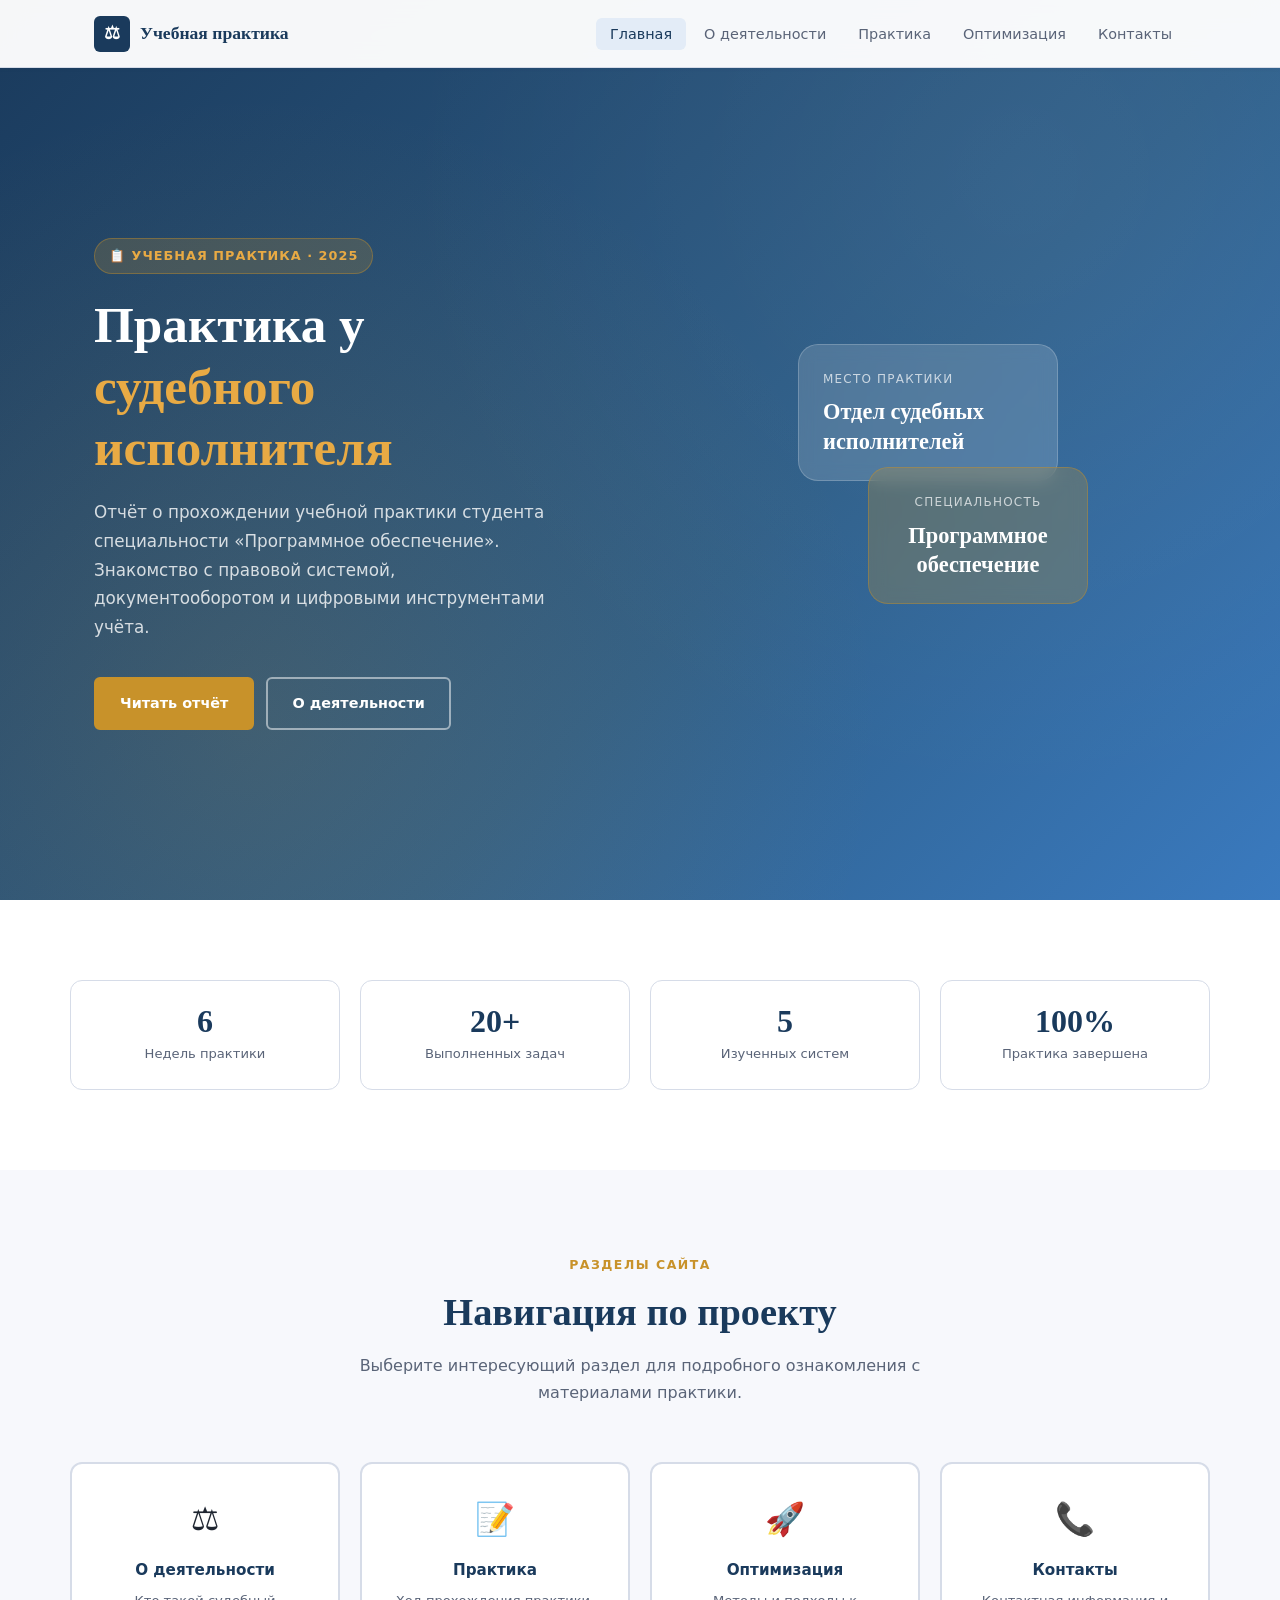
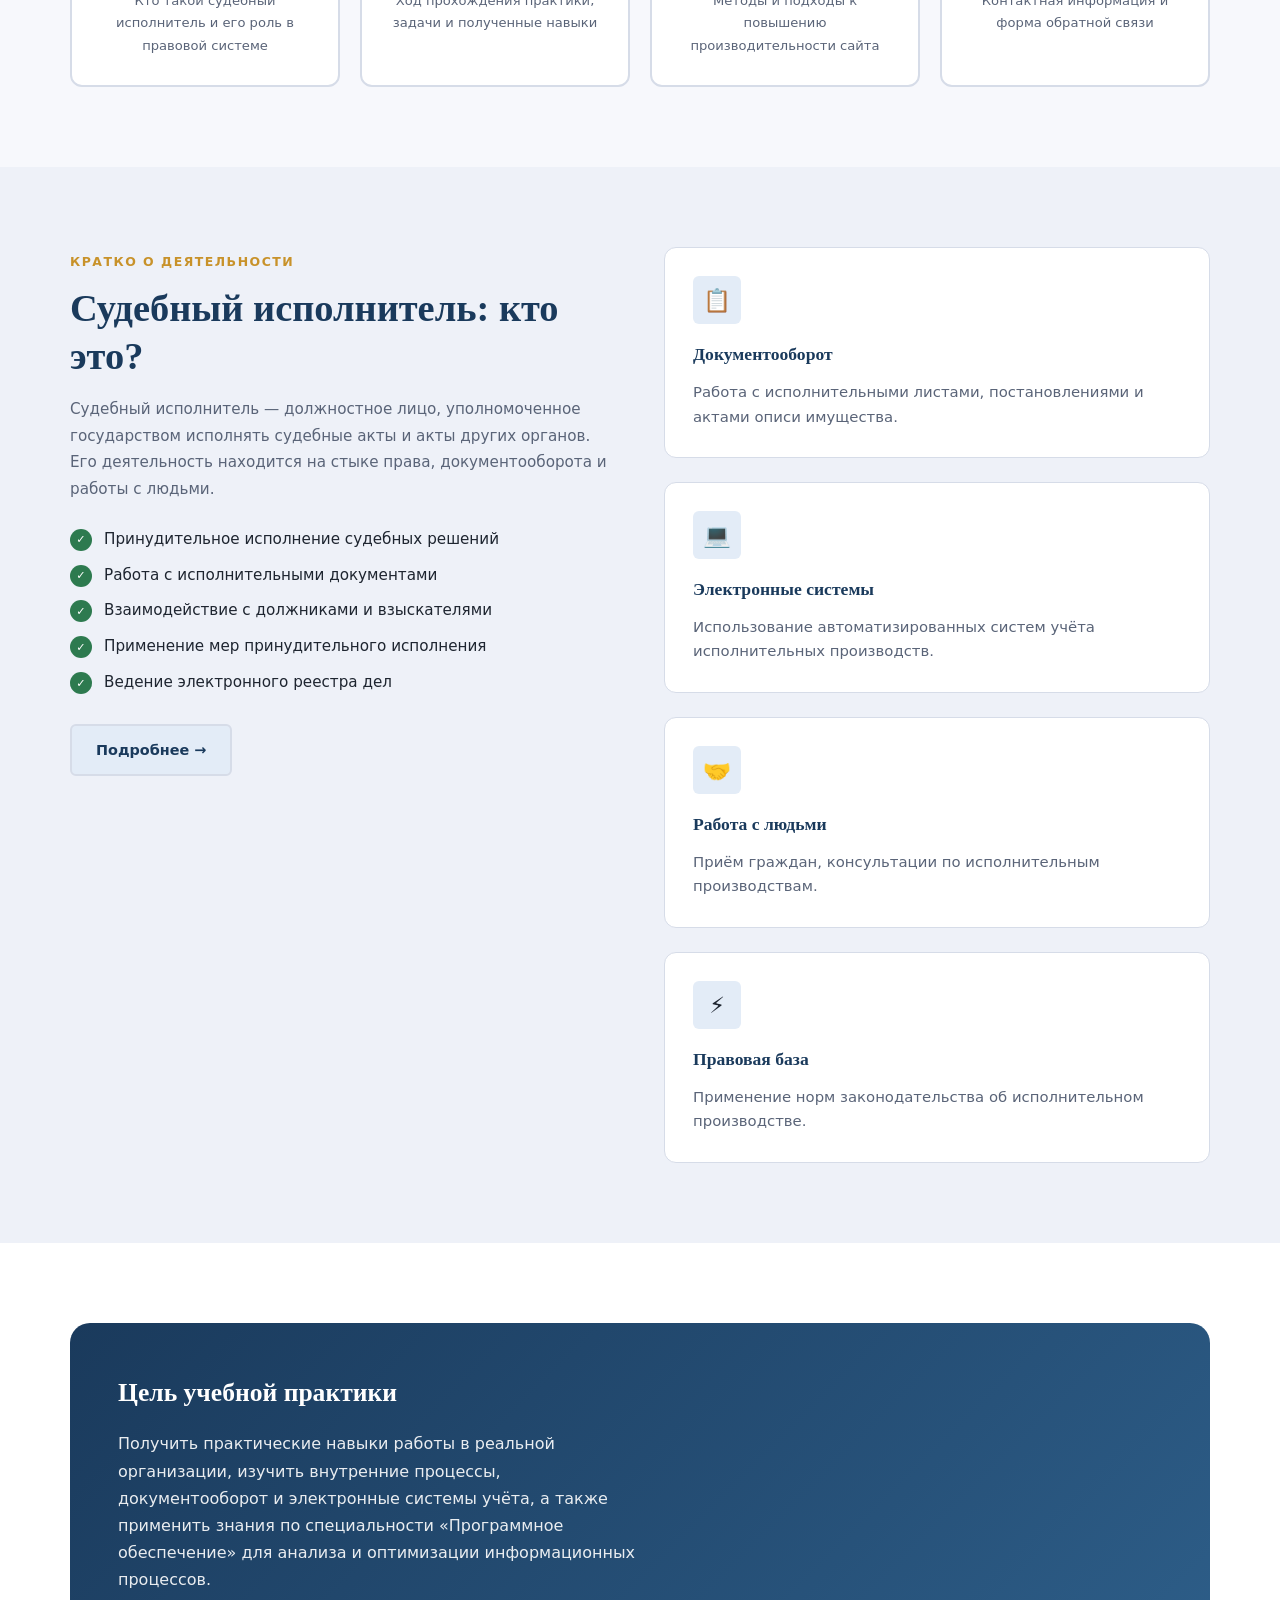
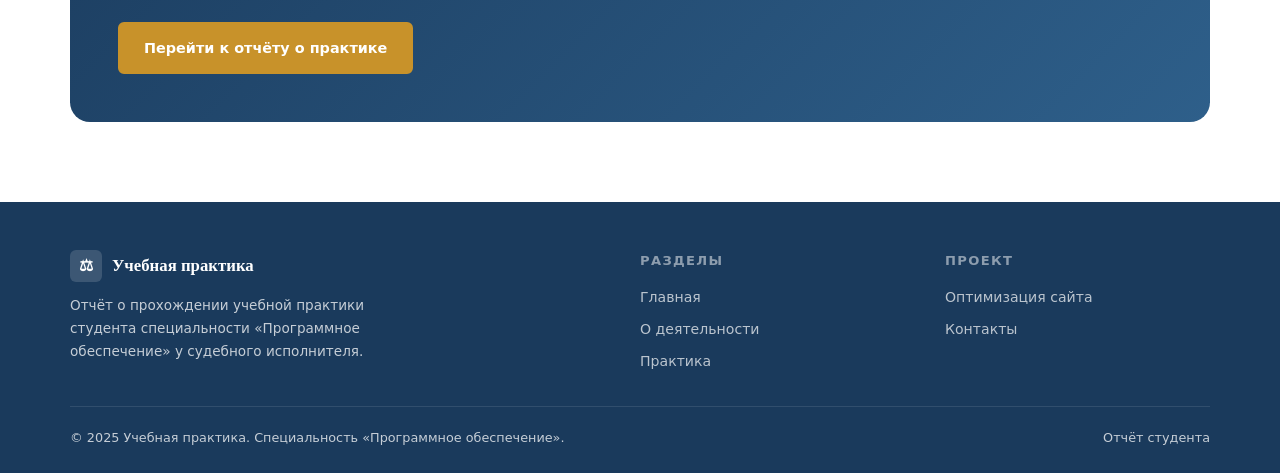
<file: index.html>
<!DOCTYPE html>
<html lang="ru">
<head>
  <meta charset="UTF-8">
  <meta name="viewport" content="width=device-width, initial-scale=1.0">
  <meta name="description" content="Учебная практика студента специальности Программное обеспечение у судебного исполнителя.">
  <title>Учебная практика | Главная</title>
  <link rel="stylesheet" href="style.css">
</head>
<body>

<!-- NAV -->
<nav class="nav" role="navigation" aria-label="Основная навигация">
  <div class="nav__inner">
    <a href="index.html" class="nav__logo">
      <span class="nav__logo-icon" aria-hidden="true">⚖</span>
      Учебная практика
    </a>
    <ul class="nav__links" role="list">
      <li><a href="index.html"        class="nav__link">Главная</a></li>
      <li><a href="#about"            class="nav__link">О деятельности</a></li>
      <li><a href="practice.html"     class="nav__link">Практика</a></li>
      <li><a href="optimization.html" class="nav__link">Оптимизация</a></li>
      <li><a href="contacts.html"     class="nav__link">Контакты</a></li>
    </ul>
    <button class="nav__burger" aria-label="Открыть меню" aria-expanded="false">
      <span></span><span></span><span></span>
    </button>
  </div>
</nav>

<!-- HERO -->
<header class="hero" role="banner">
  <div class="hero__inner">
    <div class="hero__content">
      <p class="hero__eyebrow">📋 Учебная практика · 2025</p>
      <h1 class="hero__title">
        Практика у<br>
        <em>судебного исполнителя</em>
      </h1>
      <p class="hero__subtitle">
        Отчёт о прохождении учебной практики студента специальности
        «Программное обеспечение». Знакомство с правовой системой,
        документооборотом и цифровыми инструментами учёта.
      </p>
      <div class="hero__buttons">
        <a href="practice.html" class="btn btn--primary">Читать отчёт</a>
        <a href="#about"    class="btn btn--outline">О деятельности</a>
      </div>
    </div>
    <div class="hero__visual" aria-hidden="true">
      <div class="hero__card-stack">
        <div class="hero__card hero__card--main">
          <p class="hero__card-label">Место практики</p>
          <p class="hero__card-value">Отдел судебных исполнителей</p>
        </div>
        <div class="hero__card hero__card--tag">
          <p class="hero__card-label">Специальность</p>
          <p class="hero__card-value">Программное обеспечение</p>
        </div>
      </div>
    </div>
  </div>
</header>

<!-- STATS -->
<section class="section section--white" aria-labelledby="stats-heading">
  <div class="section__inner">
    <div class="stats-row">
      <div class="stat-item reveal">
        <p class="stat-item__value">6</p>
        <p class="stat-item__label">Недель практики</p>
      </div>
      <div class="stat-item reveal reveal-delay-1">
        <p class="stat-item__value">20+</p>
        <p class="stat-item__label">Выполненных задач</p>
      </div>
      <div class="stat-item reveal reveal-delay-2">
        <p class="stat-item__value">5</p>
        <p class="stat-item__label">Изученных систем</p>
      </div>
      <div class="stat-item reveal reveal-delay-3">
        <p class="stat-item__value">100%</p>
        <p class="stat-item__label">Практика завершена</p>
      </div>
    </div>
  </div>
</section>

<!-- NAV CARDS -->
<section class="section" aria-labelledby="sections-heading">
  <div class="section__inner">
    <div class="section__header">
      <p class="section__eyebrow">Разделы сайта</p>
      <h2 class="section__title" id="sections-heading">Навигация по проекту</h2>
      <p class="section__desc">Выберите интересующий раздел для подробного ознакомления с материалами практики.</p>
    </div>
    <nav class="nav-cards" aria-label="Разделы сайта">
      <a href="#about" class="nav-card reveal">
        <p class="nav-card__icon" aria-hidden="true">⚖️</p>
        <p class="nav-card__title">О деятельности</p>
        <p class="nav-card__desc">Кто такой судебный исполнитель и его роль в правовой системе</p>
      </a>
      <a href="#practice" class="nav-card reveal reveal-delay-1">
        <p class="nav-card__icon" aria-hidden="true">📝</p>
        <p class="nav-card__title">Практика</p>
        <p class="nav-card__desc">Ход прохождения практики, задачи и полученные навыки</p>
      </a>
      <a href="optimization.html" class="nav-card reveal reveal-delay-2">
        <p class="nav-card__icon" aria-hidden="true">🚀</p>
        <p class="nav-card__title">Оптимизация</p>
        <p class="nav-card__desc">Методы и подходы к повышению производительности сайта</p>
      </a>
      <a href="contacts.html" class="nav-card reveal reveal-delay-3">
        <p class="nav-card__icon" aria-hidden="true">📞</p>
        <p class="nav-card__title">Контакты</p>
        <p class="nav-card__desc">Контактная информация и форма обратной связи</p>
      </a>
    </nav>
  </div>
</section>

<!-- ABOUT PREVIEW -->
<section id="about" class="section section--alt" aria-labelledby="about-preview-heading">
  <div class="section__inner">
    <div class="two-col">
      <div>
        <p class="section__eyebrow">Кратко о деятельности</p>
        <h2 class="section__title" id="about-preview-heading">Судебный исполнитель: кто это?</h2>
        <p style="color: var(--color-text-muted); margin-bottom: 24px; font-size: 0.95rem; line-height: 1.75;">
          Судебный исполнитель — должностное лицо, уполномоченное государством
          исполнять судебные акты и акты других органов. Его деятельность
          находится на стыке права, документооборота и работы с людьми.
        </p>
        <ul class="check-list reveal">
          <li>Принудительное исполнение судебных решений</li>
          <li>Работа с исполнительными документами</li>
          <li>Взаимодействие с должниками и взыскателями</li>
          <li>Применение мер принудительного исполнения</li>
          <li>Ведение электронного реестра дел</li>
        </ul>
        <a href="#" class="btn btn--secondary" style="margin-top: 28px;">Подробнее →</a>
      </div>
      <div class="reveal reveal-delay-1">
        <div class="cards-grid">
          <div class="card">
            <p class="card__icon" aria-hidden="true">📋</p>
            <p class="card__title">Документооборот</p>
            <p class="card__text">Работа с исполнительными листами, постановлениями и актами описи имущества.</p>
          </div>
          <div class="card">
            <p class="card__icon" aria-hidden="true">💻</p>
            <p class="card__title">Электронные системы</p>
            <p class="card__text">Использование автоматизированных систем учёта исполнительных производств.</p>
          </div>
          <div class="card">
            <p class="card__icon" aria-hidden="true">🤝</p>
            <p class="card__title">Работа с людьми</p>
            <p class="card__text">Приём граждан, консультации по исполнительным производствам.</p>
          </div>
          <div class="card">
            <p class="card__icon" aria-hidden="true">⚡</p>
            <p class="card__title">Правовая база</p>
            <p class="card__text">Применение норм законодательства об исполнительном производстве.</p>
          </div>
        </div>
      </div>
    </div>
  </div>
</section>

<!-- CTA -->
<section id="practice" class="section section--white">
  <div class="section__inner">
    <div class="highlight reveal">
      <h2 class="highlight__title">Цель учебной практики</h2>
      <p class="highlight__text">
        Получить практические навыки работы в реальной организации, изучить
        внутренние процессы, документооборот и электронные системы учёта,
        а также применить знания по специальности «Программное обеспечение»
        для анализа и оптимизации информационных процессов.
      </p>
      <a href="practice.html" class="btn btn--primary">Перейти к отчёту о практике</a>
    </div>
  </div>
</section>

<!-- FOOTER -->
<footer class="footer">
  <div class="footer__inner">
    <div>
      <div class="footer__brand">
        <span class="footer__brand-icon" aria-hidden="true">⚖</span>
        Учебная практика
      </div>
      <p class="footer__desc">
        Отчёт о прохождении учебной практики студента специальности «Программное обеспечение»
        у судебного исполнителя.
      </p>
    </div>
    <div>
      <p class="footer__nav-title">Разделы</p>
      <nav class="footer__nav-links" aria-label="Нижняя навигация">
        <a href="index.html">Главная</a>
        <a href="about.html">О деятельности</a>
        <a href="practice.html">Практика</a>
      </nav>
    </div>
    <div>
      <p class="footer__nav-title">Проект</p>
      <nav class="footer__nav-links">
        <a href="optimization.html">Оптимизация сайта</a>
        <a href="contacts.html">Контакты</a>
      </nav>
    </div>
  </div>
  <div class="footer__bottom">
    <span>© 2025 Учебная практика. Специальность «Программное обеспечение».</span>
    <span>Отчёт студента</span>
  </div>
</footer>

<script src="main.js" defer></script>
</body>
</html>
</file>
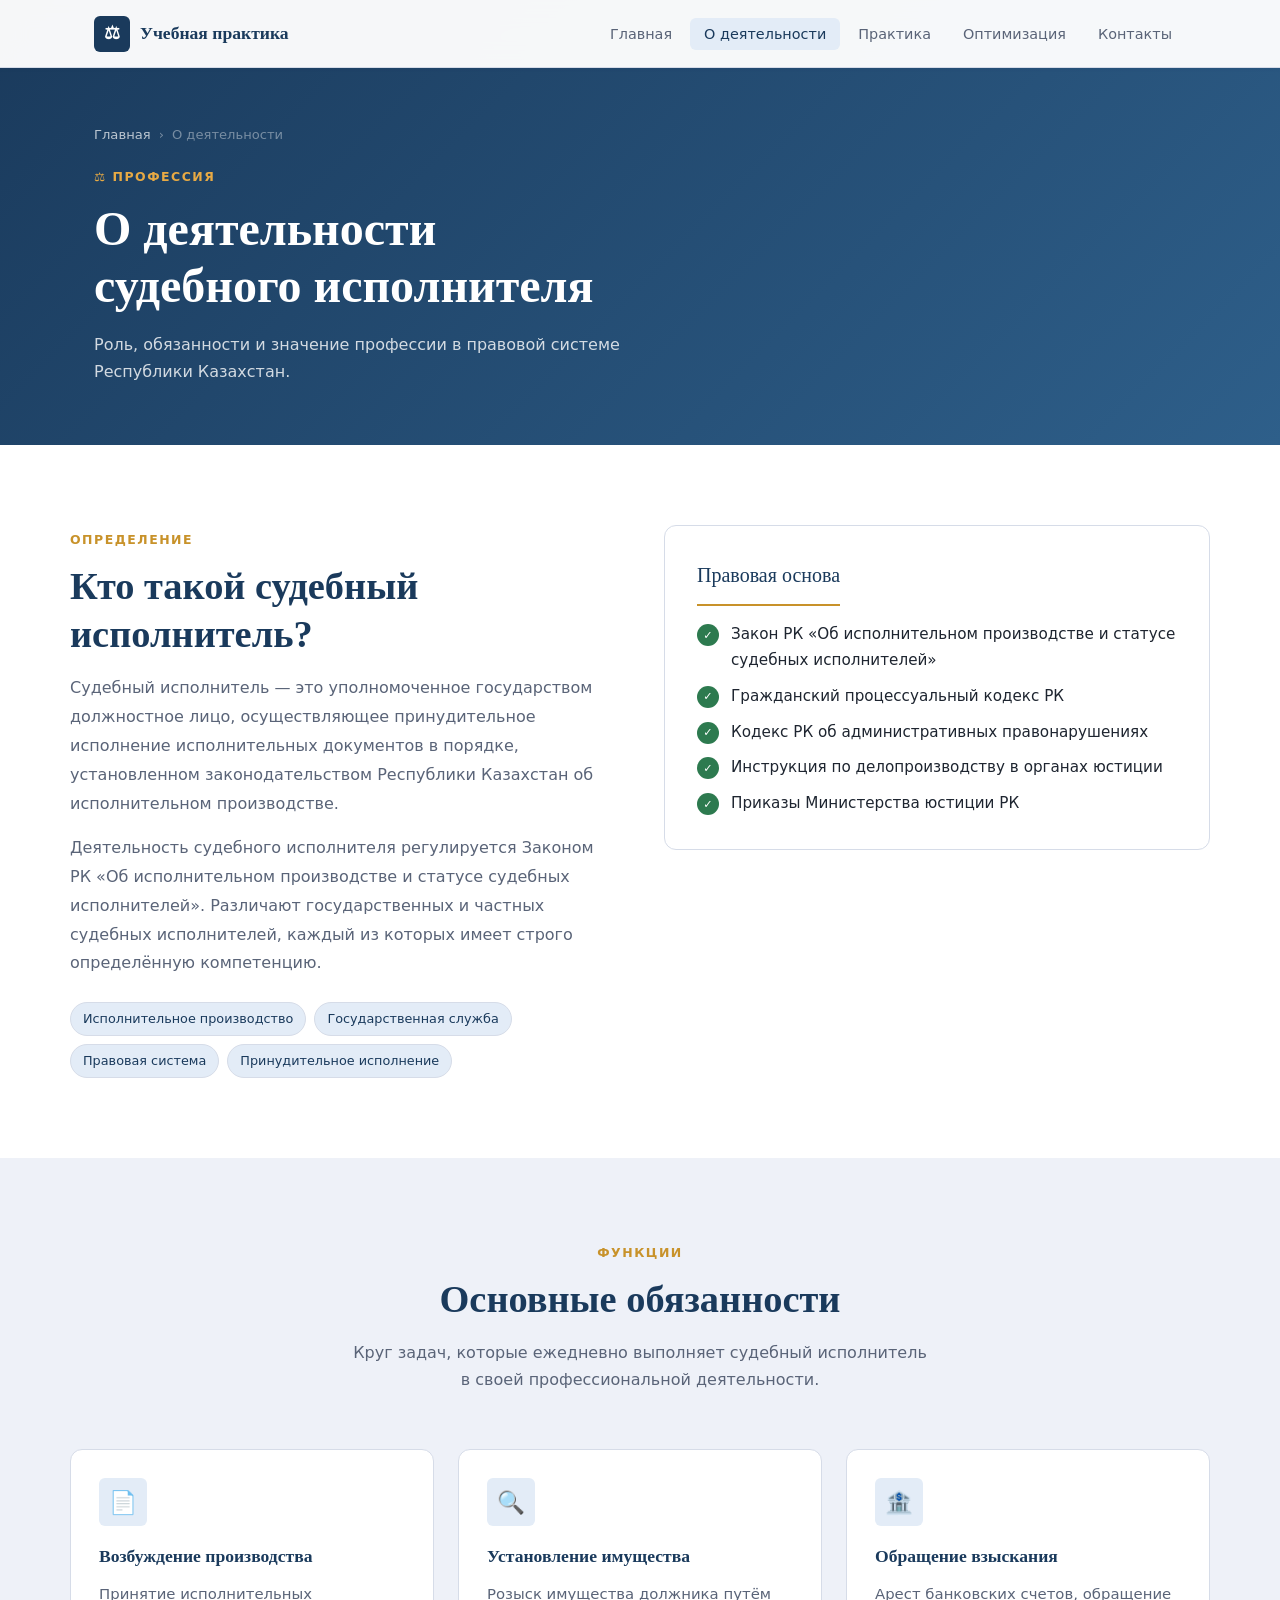
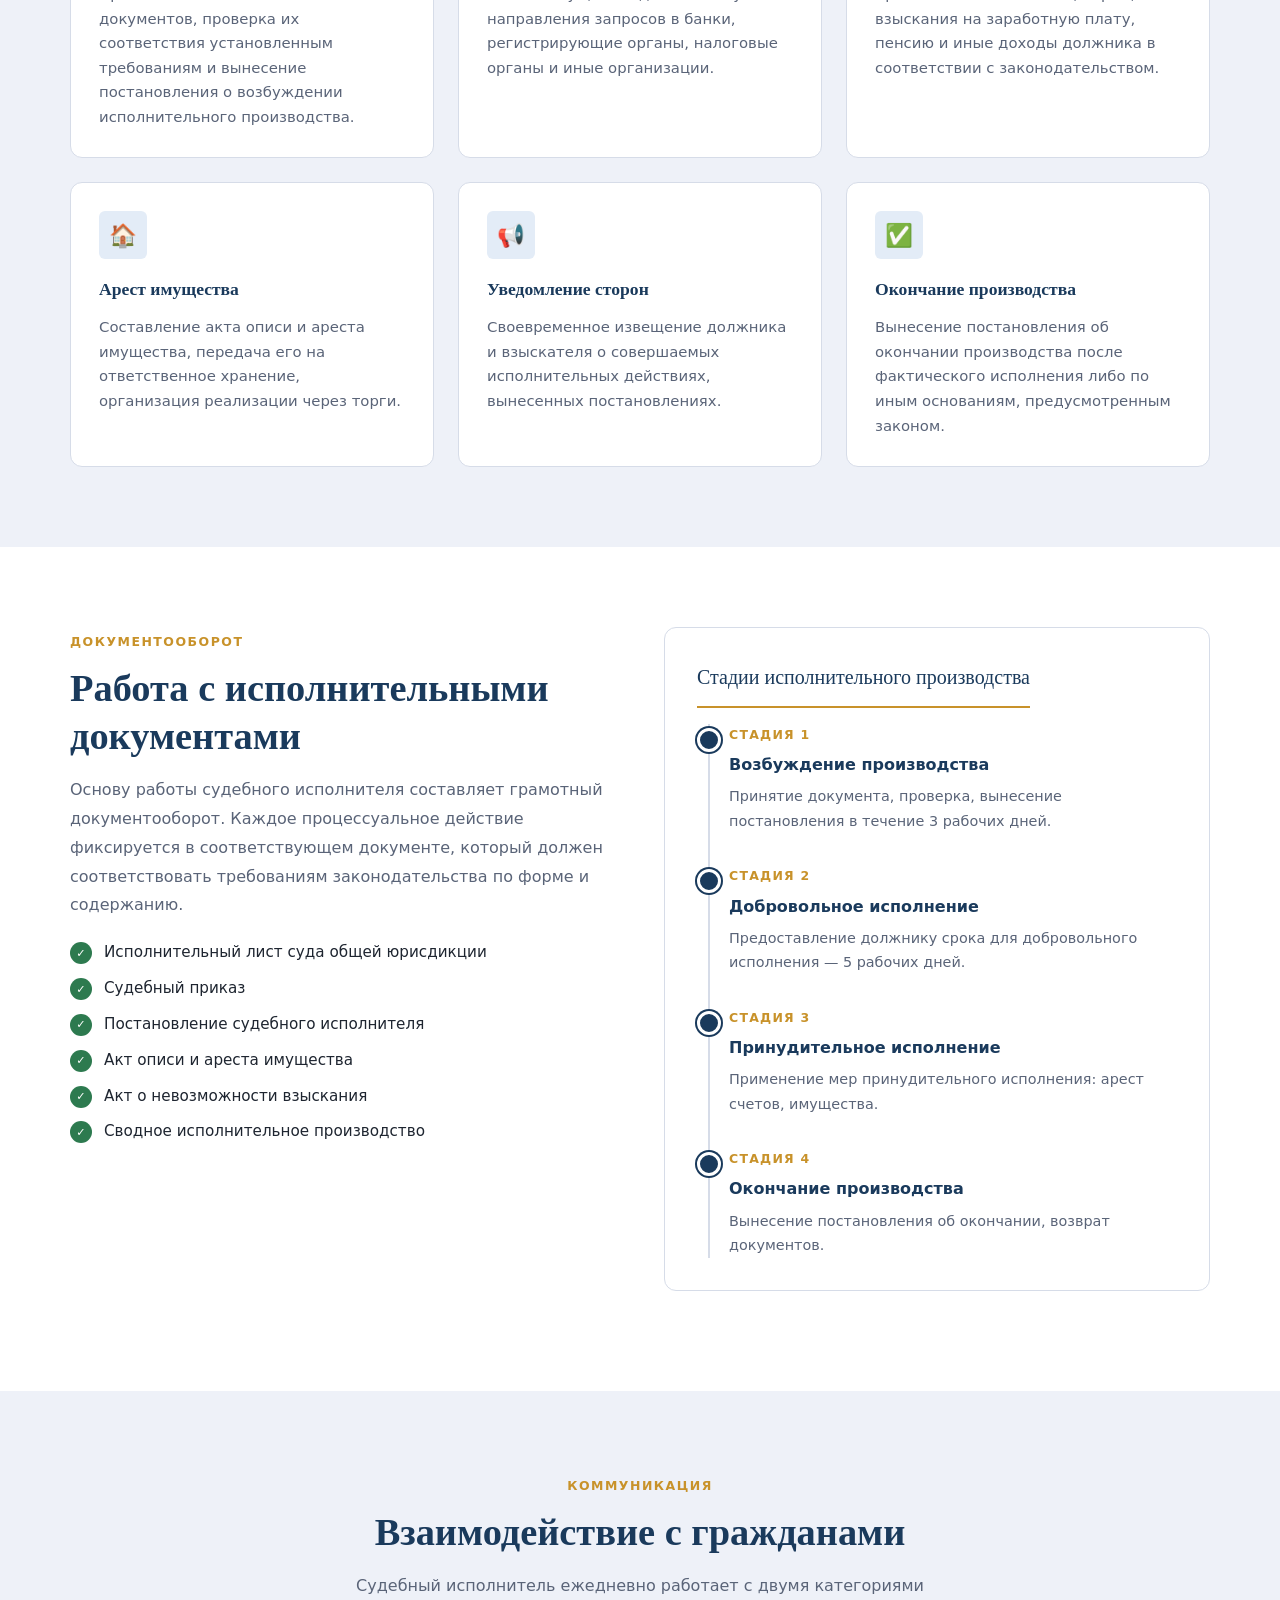
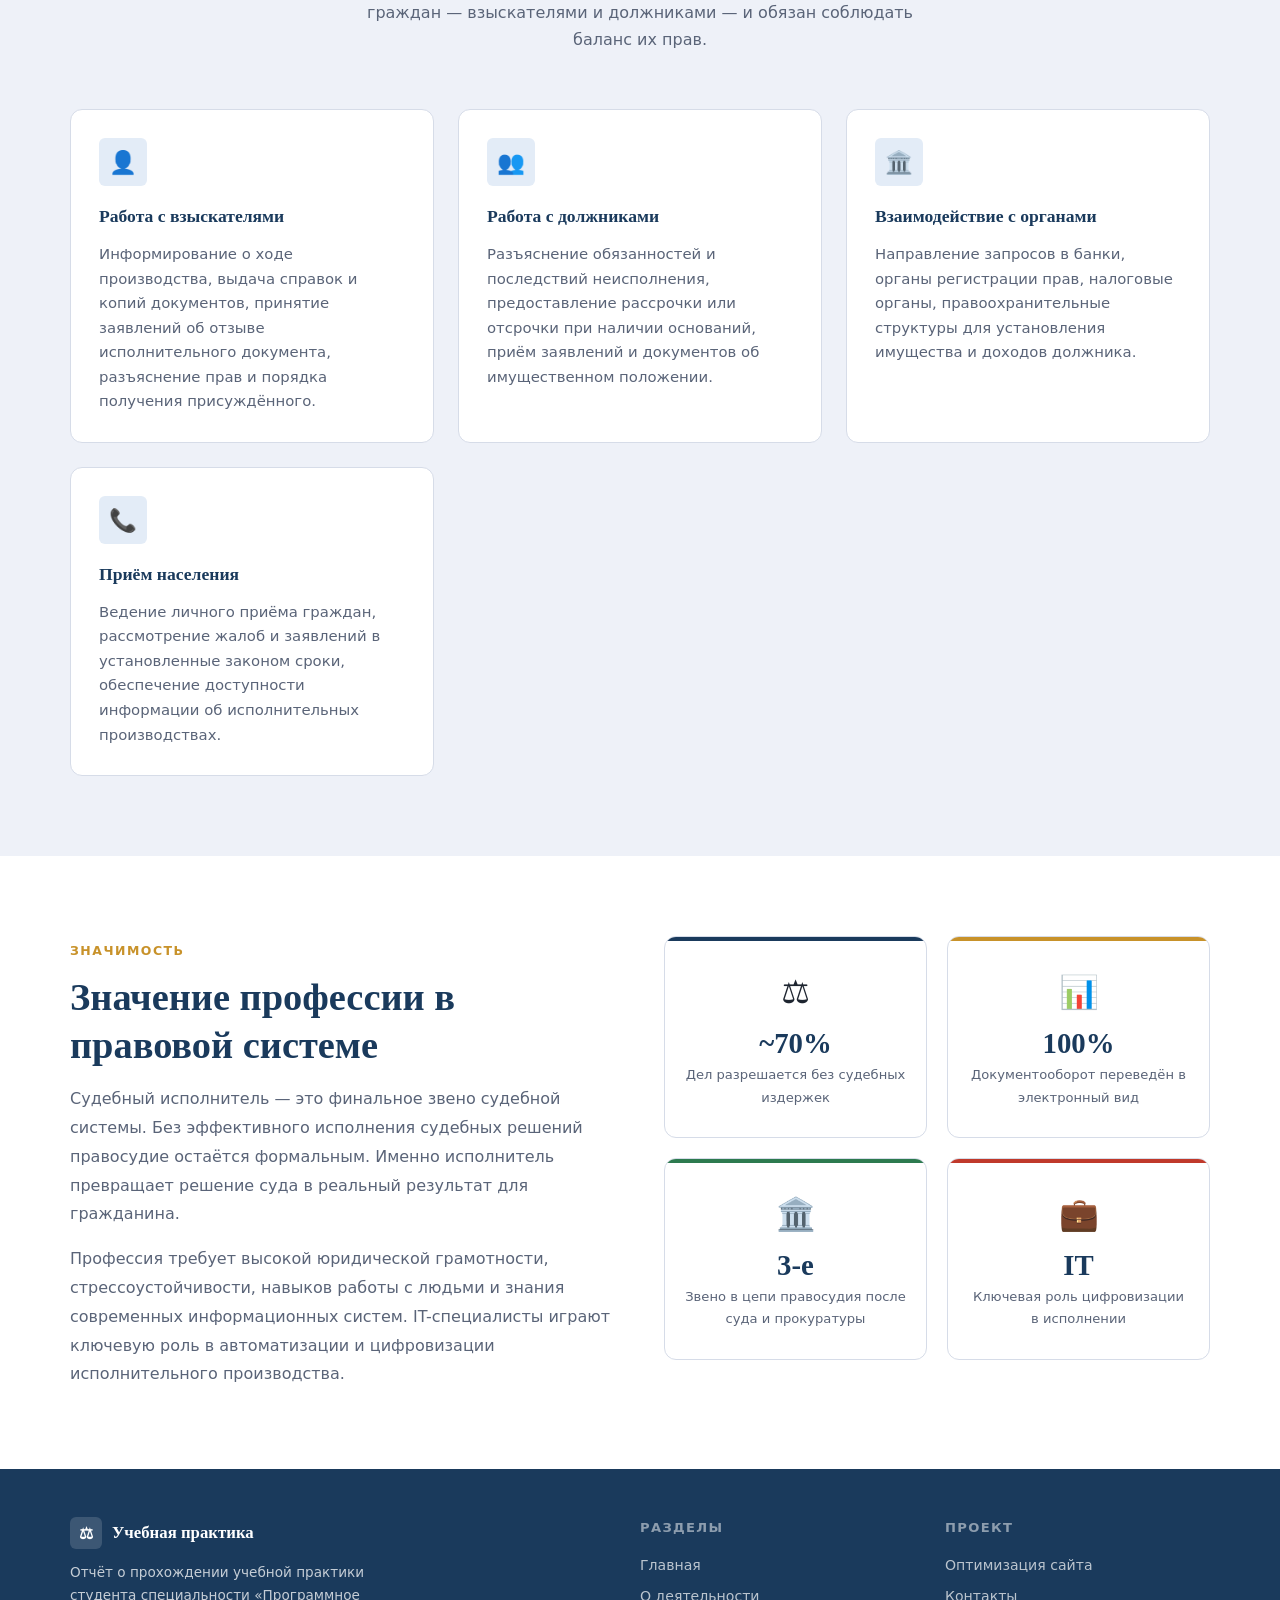
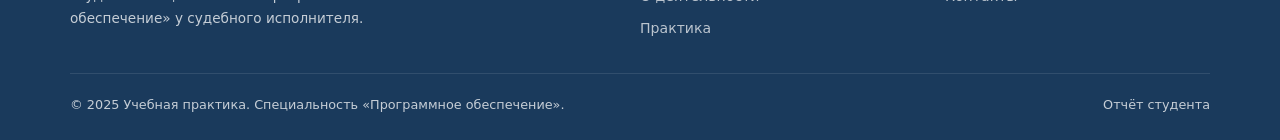
<file: about.html>
<!DOCTYPE html>
<html lang="ru">
<head>
  <meta charset="UTF-8">
  <meta name="viewport" content="width=device-width, initial-scale=1.0">
  <meta name="description" content="О деятельности судебного исполнителя — обязанности, документы, взаимодействие с гражданами.">
  <title>О деятельности | Учебная практика</title>
  <link rel="stylesheet" href="style.css">
</head>
<body>

<!-- NAV -->
<nav class="nav" role="navigation" aria-label="Основная навигация">
  <div class="nav__inner">
    <a href="index.html" class="nav__logo">
      <span class="nav__logo-icon" aria-hidden="true">⚖</span>
      Учебная практика
    </a>
    <ul class="nav__links" role="list">
      <li><a href="index.html"        class="nav__link">Главная</a></li>
      <li><a href="about.html"        class="nav__link">О деятельности</a></li>
      <li><a href="practice.html"     class="nav__link">Практика</a></li>
      <li><a href="optimization.html" class="nav__link">Оптимизация</a></li>
      <li><a href="contacts.html"     class="nav__link">Контакты</a></li>
    </ul>
    <button class="nav__burger" aria-label="Открыть меню" aria-expanded="false">
      <span></span><span></span><span></span>
    </button>
  </div>
</nav>

<!-- PAGE HERO -->
<header class="page-hero">
  <div class="page-hero__inner">
    <nav class="breadcrumb" aria-label="Хлебные крошки">
      <a href="index.html">Главная</a>
      <span aria-hidden="true">›</span>
      <span aria-current="page">О деятельности</span>
    </nav>
    <p class="page-hero__eyebrow">⚖️ Профессия</p>
    <h1 class="page-hero__title">О деятельности<br>судебного исполнителя</h1>
    <p class="page-hero__desc">
      Роль, обязанности и значение профессии в правовой системе Республики Казахстан.
    </p>
  </div>
</header>

<!-- WHO IS -->
<section class="section section--white" aria-labelledby="who-heading">
  <div class="section__inner">
    <div class="two-col">
      <div class="reveal">
        <p class="section__eyebrow">Определение</p>
        <h2 class="section__title" id="who-heading">Кто такой судебный исполнитель?</h2>
        <p style="color:var(--color-text-muted);line-height:1.8;margin-bottom:16px;">
          Судебный исполнитель — это уполномоченное государством должностное лицо,
          осуществляющее принудительное исполнение исполнительных документов в порядке,
          установленном законодательством Республики Казахстан об исполнительном производстве.
        </p>
        <p style="color:var(--color-text-muted);line-height:1.8;margin-bottom:24px;">
          Деятельность судебного исполнителя регулируется Законом РК
          «Об исполнительном производстве и статусе судебных исполнителей».
          Различают государственных и частных судебных исполнителей, каждый из
          которых имеет строго определённую компетенцию.
        </p>
        <div class="tags">
          <span class="tag">Исполнительное производство</span>
          <span class="tag">Государственная служба</span>
          <span class="tag">Правовая система</span>
          <span class="tag">Принудительное исполнение</span>
        </div>
      </div>
      <div class="reveal reveal-delay-2">
        <div class="info-block">
          <p class="info-block__title">Правовая основа</p>
          <ul class="check-list">
            <li>Закон РК «Об исполнительном производстве и статусе судебных исполнителей»</li>
            <li>Гражданский процессуальный кодекс РК</li>
            <li>Кодекс РК об административных правонарушениях</li>
            <li>Инструкция по делопроизводству в органах юстиции</li>
            <li>Приказы Министерства юстиции РК</li>
          </ul>
        </div>
      </div>
    </div>
  </div>
</section>

<!-- DUTIES -->
<section class="section section--alt" aria-labelledby="duties-heading">
  <div class="section__inner">
    <div class="section__header">
      <p class="section__eyebrow">Функции</p>
      <h2 class="section__title" id="duties-heading">Основные обязанности</h2>
      <p class="section__desc">Круг задач, которые ежедневно выполняет судебный исполнитель в своей профессиональной деятельности.</p>
    </div>
    <div class="cards-grid">
      <article class="card reveal">
        <p class="card__icon" aria-hidden="true">📄</p>
        <h3 class="card__title">Возбуждение производства</h3>
        <p class="card__text">Принятие исполнительных документов, проверка их соответствия установленным требованиям и вынесение постановления о возбуждении исполнительного производства.</p>
      </article>
      <article class="card reveal reveal-delay-1">
        <p class="card__icon" aria-hidden="true">🔍</p>
        <h3 class="card__title">Установление имущества</h3>
        <p class="card__text">Розыск имущества должника путём направления запросов в банки, регистрирующие органы, налоговые органы и иные организации.</p>
      </article>
      <article class="card reveal reveal-delay-2">
        <p class="card__icon" aria-hidden="true">🏦</p>
        <h3 class="card__title">Обращение взыскания</h3>
        <p class="card__text">Арест банковских счетов, обращение взыскания на заработную плату, пенсию и иные доходы должника в соответствии с законодательством.</p>
      </article>
      <article class="card reveal reveal-delay-3">
        <p class="card__icon" aria-hidden="true">🏠</p>
        <h3 class="card__title">Арест имущества</h3>
        <p class="card__text">Составление акта описи и ареста имущества, передача его на ответственное хранение, организация реализации через торги.</p>
      </article>
      <article class="card reveal">
        <p class="card__icon" aria-hidden="true">📢</p>
        <h3 class="card__title">Уведомление сторон</h3>
        <p class="card__text">Своевременное извещение должника и взыскателя о совершаемых исполнительных действиях, вынесенных постановлениях.</p>
      </article>
      <article class="card reveal reveal-delay-1">
        <p class="card__icon" aria-hidden="true">✅</p>
        <h3 class="card__title">Окончание производства</h3>
        <p class="card__text">Вынесение постановления об окончании производства после фактического исполнения либо по иным основаниям, предусмотренным законом.</p>
      </article>
    </div>
  </div>
</section>

<!-- DOCUMENTS -->
<section class="section section--white" aria-labelledby="docs-heading">
  <div class="section__inner">
    <div class="two-col">
      <div class="reveal">
        <p class="section__eyebrow">Документооборот</p>
        <h2 class="section__title" id="docs-heading">Работа с исполнительными документами</h2>
        <p style="color:var(--color-text-muted);line-height:1.8;margin-bottom:20px;">
          Основу работы судебного исполнителя составляет грамотный документооборот.
          Каждое процессуальное действие фиксируется в соответствующем документе,
          который должен соответствовать требованиям законодательства по форме и содержанию.
        </p>
        <ul class="check-list">
          <li>Исполнительный лист суда общей юрисдикции</li>
          <li>Судебный приказ</li>
          <li>Постановление судебного исполнителя</li>
          <li>Акт описи и ареста имущества</li>
          <li>Акт о невозможности взыскания</li>
          <li>Сводное исполнительное производство</li>
        </ul>
      </div>
      <div class="reveal reveal-delay-1">
        <div class="info-block" style="margin-bottom:20px;">
          <p class="info-block__title">Стадии исполнительного производства</p>
          <div class="timeline">
            <div class="timeline__item">
              <div class="timeline__dot"></div>
              <p class="timeline__week">Стадия 1</p>
              <p class="timeline__title">Возбуждение производства</p>
              <p class="timeline__text">Принятие документа, проверка, вынесение постановления в течение 3 рабочих дней.</p>
            </div>
            <div class="timeline__item">
              <div class="timeline__dot"></div>
              <p class="timeline__week">Стадия 2</p>
              <p class="timeline__title">Добровольное исполнение</p>
              <p class="timeline__text">Предоставление должнику срока для добровольного исполнения — 5 рабочих дней.</p>
            </div>
            <div class="timeline__item">
              <div class="timeline__dot"></div>
              <p class="timeline__week">Стадия 3</p>
              <p class="timeline__title">Принудительное исполнение</p>
              <p class="timeline__text">Применение мер принудительного исполнения: арест счетов, имущества.</p>
            </div>
            <div class="timeline__item">
              <div class="timeline__dot"></div>
              <p class="timeline__week">Стадия 4</p>
              <p class="timeline__title">Окончание производства</p>
              <p class="timeline__text">Вынесение постановления об окончании, возврат документов.</p>
            </div>
          </div>
        </div>
      </div>
    </div>
  </div>
</section>

<!-- CITIZENS -->
<section class="section section--alt" aria-labelledby="citizens-heading">
  <div class="section__inner">
    <div class="section__header">
      <p class="section__eyebrow">Коммуникация</p>
      <h2 class="section__title" id="citizens-heading">Взаимодействие с гражданами</h2>
      <p class="section__desc">Судебный исполнитель ежедневно работает с двумя категориями граждан — взыскателями и должниками — и обязан соблюдать баланс их прав.</p>
    </div>
    <div class="cards-grid cards-grid--2">
      <article class="card reveal">
        <p class="card__icon" aria-hidden="true">👤</p>
        <h3 class="card__title">Работа с взыскателями</h3>
        <p class="card__text">Информирование о ходе производства, выдача справок и копий документов, принятие заявлений об отзыве исполнительного документа, разъяснение прав и порядка получения присуждённого.</p>
      </article>
      <article class="card reveal reveal-delay-1">
        <p class="card__icon" aria-hidden="true">👥</p>
        <h3 class="card__title">Работа с должниками</h3>
        <p class="card__text">Разъяснение обязанностей и последствий неисполнения, предоставление рассрочки или отсрочки при наличии оснований, приём заявлений и документов об имущественном положении.</p>
      </article>
      <article class="card reveal">
        <p class="card__icon" aria-hidden="true">🏛️</p>
        <h3 class="card__title">Взаимодействие с органами</h3>
        <p class="card__text">Направление запросов в банки, органы регистрации прав, налоговые органы, правоохранительные структуры для установления имущества и доходов должника.</p>
      </article>
      <article class="card reveal reveal-delay-1">
        <p class="card__icon" aria-hidden="true">📞</p>
        <h3 class="card__title">Приём населения</h3>
        <p class="card__text">Ведение личного приёма граждан, рассмотрение жалоб и заявлений в установленные законом сроки, обеспечение доступности информации об исполнительных производствах.</p>
      </article>
    </div>
  </div>
</section>

<!-- SIGNIFICANCE -->
<section class="section section--white" aria-labelledby="sig-heading">
  <div class="section__inner">
    <div class="two-col">
      <div class="reveal">
        <p class="section__eyebrow">Значимость</p>
        <h2 class="section__title" id="sig-heading">Значение профессии в правовой системе</h2>
        <p style="color:var(--color-text-muted);line-height:1.8;margin-bottom:16px;">
          Судебный исполнитель — это финальное звено судебной системы. Без эффективного
          исполнения судебных решений правосудие остаётся формальным. Именно исполнитель
          превращает решение суда в реальный результат для гражданина.
        </p>
        <p style="color:var(--color-text-muted);line-height:1.8;">
          Профессия требует высокой юридической грамотности, стрессоустойчивости,
          навыков работы с людьми и знания современных информационных систем.
          IT-специалисты играют ключевую роль в автоматизации и цифровизации
          исполнительного производства.
        </p>
      </div>
      <div class="reveal reveal-delay-1">
        <div class="metric-cards">
          <div class="metric-card metric-card--blue">
            <p class="metric-card__icon" aria-hidden="true">⚖️</p>
            <p class="metric-card__value">~70%</p>
            <p class="metric-card__label">Дел разрешается без судебных издержек</p>
          </div>
          <div class="metric-card metric-card--gold">
            <p class="metric-card__icon" aria-hidden="true">📊</p>
            <p class="metric-card__value">100%</p>
            <p class="metric-card__label">Документооборот переведён в электронный вид</p>
          </div>
          <div class="metric-card metric-card--green">
            <p class="metric-card__icon" aria-hidden="true">🏛️</p>
            <p class="metric-card__value">3-е</p>
            <p class="metric-card__label">Звено в цепи правосудия после суда и прокуратуры</p>
          </div>
          <div class="metric-card metric-card--red">
            <p class="metric-card__icon" aria-hidden="true">💼</p>
            <p class="metric-card__value">IT</p>
            <p class="metric-card__label">Ключевая роль цифровизации в исполнении</p>
          </div>
        </div>
      </div>
    </div>
  </div>
</section>

<!-- FOOTER -->
<footer class="footer">
  <div class="footer__inner">
    <div>
      <div class="footer__brand">
        <span class="footer__brand-icon" aria-hidden="true">⚖</span>
        Учебная практика
      </div>
      <p class="footer__desc">
        Отчёт о прохождении учебной практики студента специальности «Программное обеспечение» у судебного исполнителя.
      </p>
    </div>
    <div>
      <p class="footer__nav-title">Разделы</p>
      <nav class="footer__nav-links" aria-label="Нижняя навигация">
        <a href="index.html">Главная</a>
        <a href="about.html">О деятельности</a>
        <a href="practice.html">Практика</a>
      </nav>
    </div>
    <div>
      <p class="footer__nav-title">Проект</p>
      <nav class="footer__nav-links">
        <a href="optimization.html">Оптимизация сайта</a>
        <a href="contacts.html">Контакты</a>
      </nav>
    </div>
  </div>
  <div class="footer__bottom">
    <span>© 2025 Учебная практика. Специальность «Программное обеспечение».</span>
    <span>Отчёт студента</span>
  </div>
</footer>

<script src="main.js" defer></script>
</body>
</html>
</file>
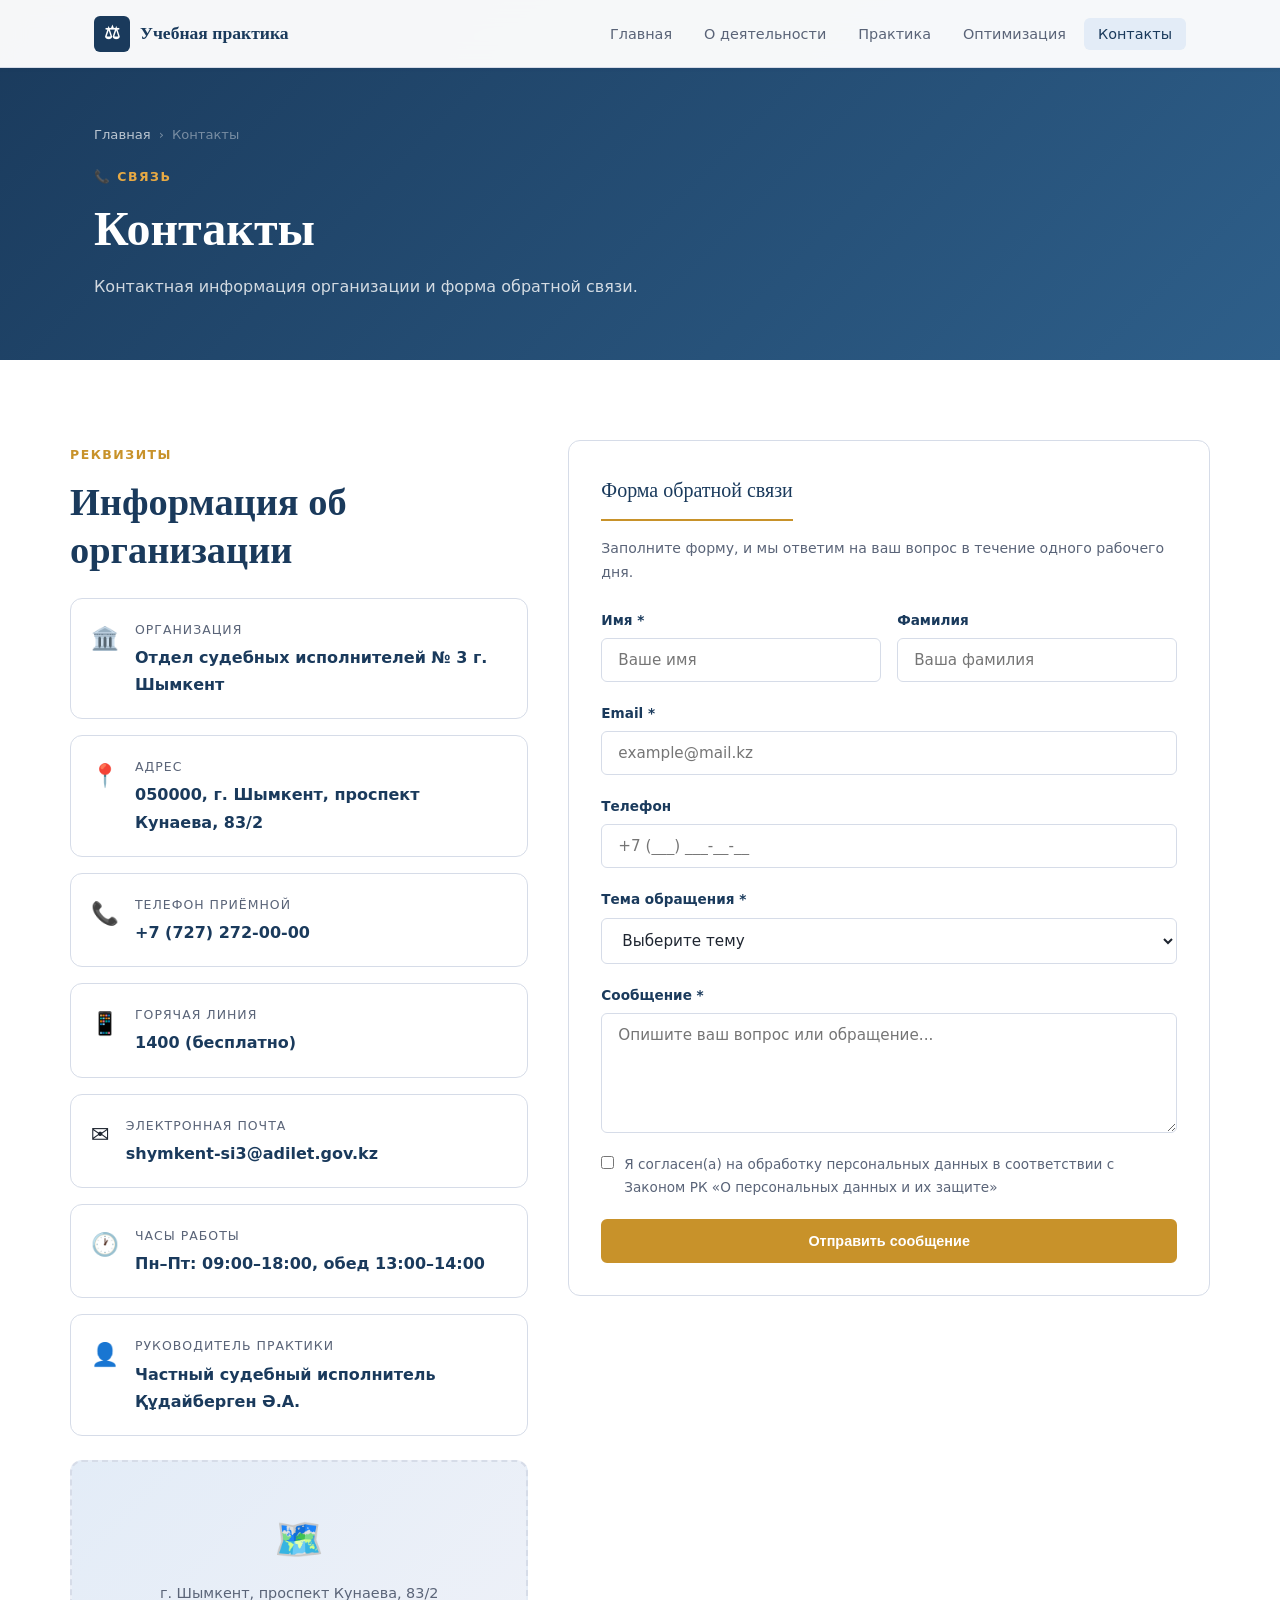
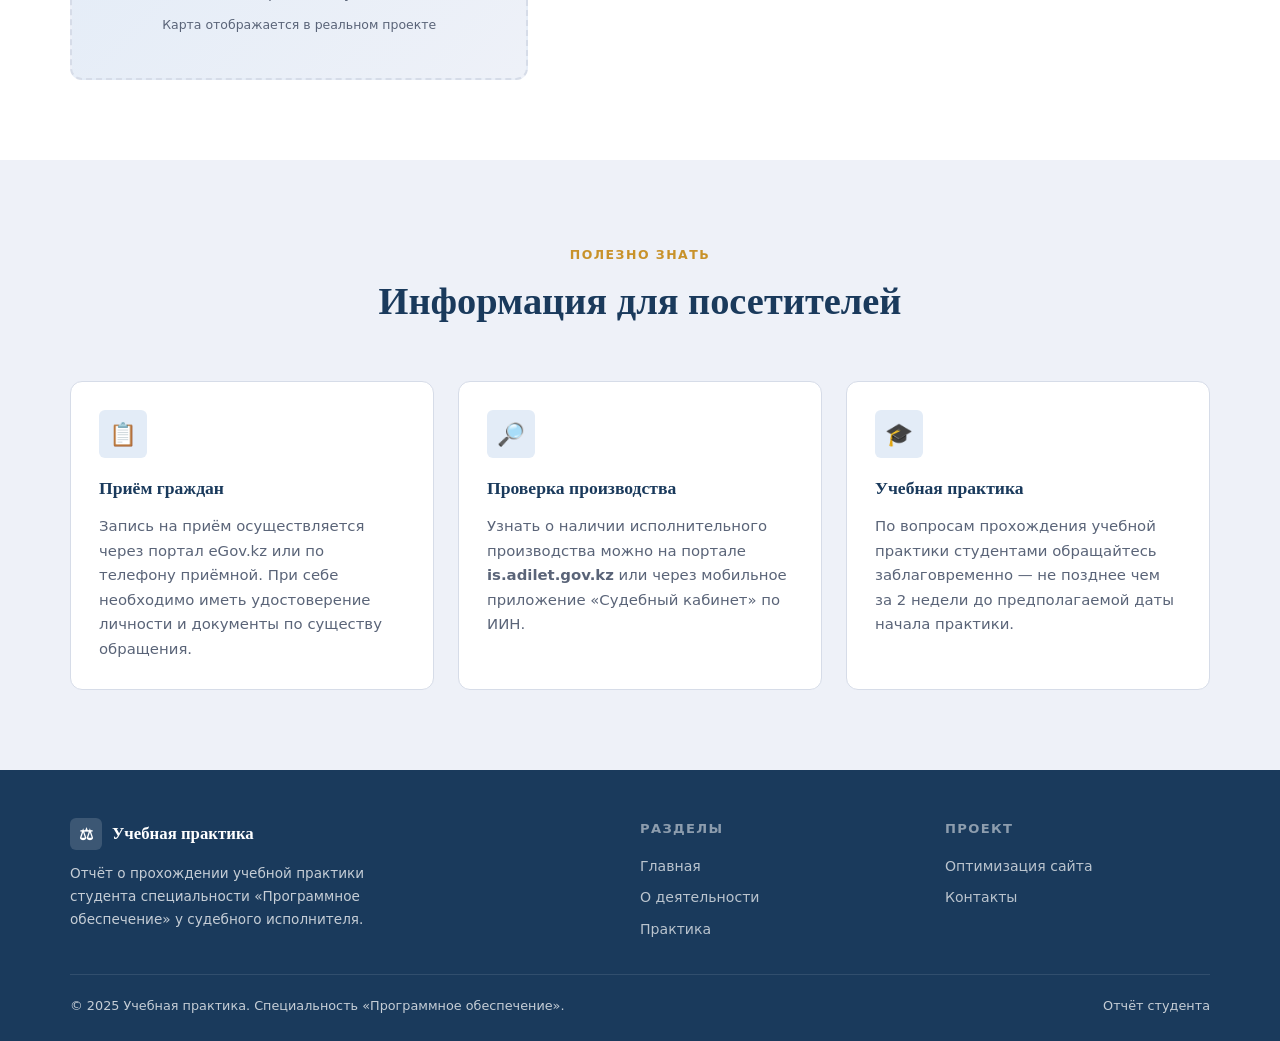
<file: contacts.html>
<!DOCTYPE html>
<html lang="ru">
<head>
  <meta charset="UTF-8">
  <meta name="viewport" content="width=device-width, initial-scale=1.0">
  <meta name="description" content="Контактная информация и форма обратной связи.">
  <title>Контакты | Учебная практика</title>
  <link rel="stylesheet" href="style.css">
</head>
<body>

<!-- NAV -->
<nav class="nav" role="navigation" aria-label="Основная навигация">
  <div class="nav__inner">
    <a href="index.html" class="nav__logo">
      <span class="nav__logo-icon" aria-hidden="true">⚖</span>
      Учебная практика
    </a>
    <ul class="nav__links" role="list">
      <li><a href="index.html"        class="nav__link">Главная</a></li>
      <li><a href="about.html"        class="nav__link">О деятельности</a></li>
      <li><a href="practice.html"     class="nav__link">Практика</a></li>
      <li><a href="optimization.html" class="nav__link">Оптимизация</a></li>
      <li><a href="contacts.html"     class="nav__link">Контакты</a></li>
    </ul>
    <button class="nav__burger" aria-label="Открыть меню" aria-expanded="false">
      <span></span><span></span><span></span>
    </button>
  </div>
</nav>

<!-- PAGE HERO -->
<header class="page-hero">
  <div class="page-hero__inner">
    <nav class="breadcrumb" aria-label="Хлебные крошки">
      <a href="index.html">Главная</a>
      <span aria-hidden="true">›</span>
      <span aria-current="page">Контакты</span>
    </nav>
    <p class="page-hero__eyebrow">📞 Связь</p>
    <h1 class="page-hero__title">Контакты</h1>
    <p class="page-hero__desc">
      Контактная информация организации и форма обратной связи.
    </p>
  </div>
</header>

<!-- CONTACTS & FORM -->
<section class="section section--white" aria-labelledby="contacts-heading">
  <div class="section__inner">
    <div class="contact-grid">

      <!-- LEFT: Info -->
      <div>
        <p class="section__eyebrow">Реквизиты</p>
        <h2 class="section__title" id="contacts-heading" style="text-align:left;margin-bottom:24px;">Информация об организации</h2>

        <div class="contact-info">
          <div class="contact-item reveal">
            <span class="contact-item__icon" aria-hidden="true">🏛️</span>
            <div>
              <p class="contact-item__label">Организация</p>
              <p class="contact-item__value">Отдел судебных исполнителей № 3 г. Шымкент</p>
            </div>
          </div>
          <div class="contact-item reveal reveal-delay-1">
            <span class="contact-item__icon" aria-hidden="true">📍</span>
            <div>
              <p class="contact-item__label">Адрес</p>
              <p class="contact-item__value">050000, г. Шымкент, проспект Кунаева, 83/2</p>
            </div>
          </div>
          <div class="contact-item reveal reveal-delay-2">
            <span class="contact-item__icon" aria-hidden="true">📞</span>
            <div>
              <p class="contact-item__label">Телефон приёмной</p>
              <p class="contact-item__value">+7 (727) 272-00-00</p>
            </div>
          </div>
          <div class="contact-item reveal reveal-delay-3">
            <span class="contact-item__icon" aria-hidden="true">📱</span>
            <div>
              <p class="contact-item__label">Горячая линия</p>
              <p class="contact-item__value">1400 (бесплатно)</p>
            </div>
          </div>
          <div class="contact-item reveal">
            <span class="contact-item__icon" aria-hidden="true">✉️</span>
            <div>
              <p class="contact-item__label">Электронная почта</p>
              <p class="contact-item__value">shymkent-si3@adilet.gov.kz</p>
            </div>
          </div>
          <div class="contact-item reveal reveal-delay-1">
            <span class="contact-item__icon" aria-hidden="true">🕐</span>
            <div>
              <p class="contact-item__label">Часы работы</p>
              <p class="contact-item__value">Пн–Пт: 09:00–18:00, обед 13:00–14:00</p>
            </div>
          </div>
          <div class="contact-item reveal reveal-delay-2">
            <span class="contact-item__icon" aria-hidden="true">👤</span>
            <div>
              <p class="contact-item__label">Руководитель практики</p>
              <p class="contact-item__value">Частный судебный исполнитель Құдайберген Ә.А.</p>
            </div>
          </div>
        </div>

        <!-- MAP PLACEHOLDER -->
        <div class="map-placeholder reveal" style="margin-top:24px;" role="img" aria-label="Карта расположения организации">
          <span aria-hidden="true">🗺️</span>
          <span>г. Шымкент, проспект Кунаева, 83/2</span>
          <span style="font-size:0.78rem;color:var(--color-text-muted);">Карта отображается в реальном проекте</span>
        </div>
      </div>

      <!-- RIGHT: Form -->
      <div class="reveal reveal-delay-1">
        <div class="info-block">
          <p class="info-block__title">Форма обратной связи</p>
          <p style="font-size:0.88rem;color:var(--color-text-muted);margin-bottom:24px;line-height:1.7;">
            Заполните форму, и мы ответим на ваш вопрос в течение одного рабочего дня.
          </p>

          <form class="form" id="contact-form" novalidate>
            <div class="form__row">
              <div class="form__group">
                <label class="form__label" for="name">Имя *</label>
                <input
                  class="form__input"
                  type="text"
                  id="name"
                  name="name"
                  placeholder="Ваше имя"
                  required
                  autocomplete="given-name"
                >
              </div>
              <div class="form__group">
                <label class="form__label" for="surname">Фамилия</label>
                <input
                  class="form__input"
                  type="text"
                  id="surname"
                  name="surname"
                  placeholder="Ваша фамилия"
                  autocomplete="family-name"
                >
              </div>
            </div>

            <div class="form__group">
              <label class="form__label" for="email">Email *</label>
              <input
                class="form__input"
                type="email"
                id="email"
                name="email"
                placeholder="example@mail.kz"
                required
                autocomplete="email"
              >
            </div>

            <div class="form__group">
              <label class="form__label" for="phone">Телефон</label>
              <input
                class="form__input"
                type="tel"
                id="phone"
                name="phone"
                placeholder="+7 (___) ___-__-__"
                autocomplete="tel"
              >
            </div>

            <div class="form__group">
              <label class="form__label" for="subject">Тема обращения *</label>
              <select class="form__select" id="subject" name="subject" required>
                <option value="" disabled selected>Выберите тему</option>
                <option value="practice">Вопрос по практике</option>
                <option value="execution">Исполнительное производство</option>
                <option value="documents">Документы и справки</option>
                <option value="complaint">Жалоба или обращение</option>
                <option value="other">Другое</option>
              </select>
            </div>

            <div class="form__group">
              <label class="form__label" for="message">Сообщение *</label>
              <textarea
                class="form__textarea"
                id="message"
                name="message"
                placeholder="Опишите ваш вопрос или обращение..."
                required
              ></textarea>
            </div>

            <div class="form__group">
              <label style="display:flex;align-items:flex-start;gap:10px;cursor:pointer;font-size:0.85rem;color:var(--color-text-muted);">
                <input type="checkbox" required style="margin-top:3px;flex-shrink:0;">
                Я согласен(а) на обработку персональных данных в соответствии с
                Законом РК «О персональных данных и их защите»
              </label>
            </div>

            <div id="form-success" class="form__message form__message--success" role="alert">
              ✅ Ваше сообщение успешно отправлено! Мы свяжемся с вами в течение одного рабочего дня.
            </div>

            <button type="submit" class="btn btn--primary" style="width:100%;justify-content:center;">
              Отправить сообщение
            </button>
          </form>
        </div>
      </div>

    </div>
  </div>
</section>

<!-- ADDITIONAL INFO -->
<section class="section section--alt" aria-labelledby="info-heading">
  <div class="section__inner">
    <div class="section__header">
      <p class="section__eyebrow">Полезно знать</p>
      <h2 class="section__title" id="info-heading">Информация для посетителей</h2>
    </div>
    <div class="cards-grid">
      <article class="card reveal">
        <p class="card__icon" aria-hidden="true">📋</p>
        <h3 class="card__title">Приём граждан</h3>
        <p class="card__text">Запись на приём осуществляется через портал eGov.kz или по телефону приёмной. При себе необходимо иметь удостоверение личности и документы по существу обращения.</p>
      </article>
      <article class="card reveal reveal-delay-1">
        <p class="card__icon" aria-hidden="true">🔎</p>
        <h3 class="card__title">Проверка производства</h3>
        <p class="card__text">Узнать о наличии исполнительного производства можно на портале <strong>is.adilet.gov.kz</strong> или через мобильное приложение «Судебный кабинет» по ИИН.</p>
      </article>
      <article class="card reveal reveal-delay-2">
        <p class="card__icon" aria-hidden="true">🎓</p>
        <h3 class="card__title">Учебная практика</h3>
        <p class="card__text">По вопросам прохождения учебной практики студентами обращайтесь заблаговременно — не позднее чем за 2 недели до предполагаемой даты начала практики.</p>
      </article>
    </div>
  </div>
</section>

<!-- FOOTER -->
<footer class="footer">
  <div class="footer__inner">
    <div>
      <div class="footer__brand">
        <span class="footer__brand-icon" aria-hidden="true">⚖</span>
        Учебная практика
      </div>
      <p class="footer__desc">
        Отчёт о прохождении учебной практики студента специальности «Программное обеспечение» у судебного исполнителя.
      </p>
    </div>
    <div>
      <p class="footer__nav-title">Разделы</p>
      <nav class="footer__nav-links" aria-label="Нижняя навигация">
        <a href="index.html">Главная</a>
        <a href="about.html">О деятельности</a>
        <a href="practice.html">Практика</a>
      </nav>
    </div>
    <div>
      <p class="footer__nav-title">Проект</p>
      <nav class="footer__nav-links">
        <a href="optimization.html">Оптимизация сайта</a>
        <a href="contacts.html">Контакты</a>
      </nav>
    </div>
  </div>
  <div class="footer__bottom">
    <span>© 2025 Учебная практика. Специальность «Программное обеспечение».</span>
    <span>Отчёт студента</span>
  </div>
</footer>

<script src="main.js" defer></script>
</body>
</html>
</file>
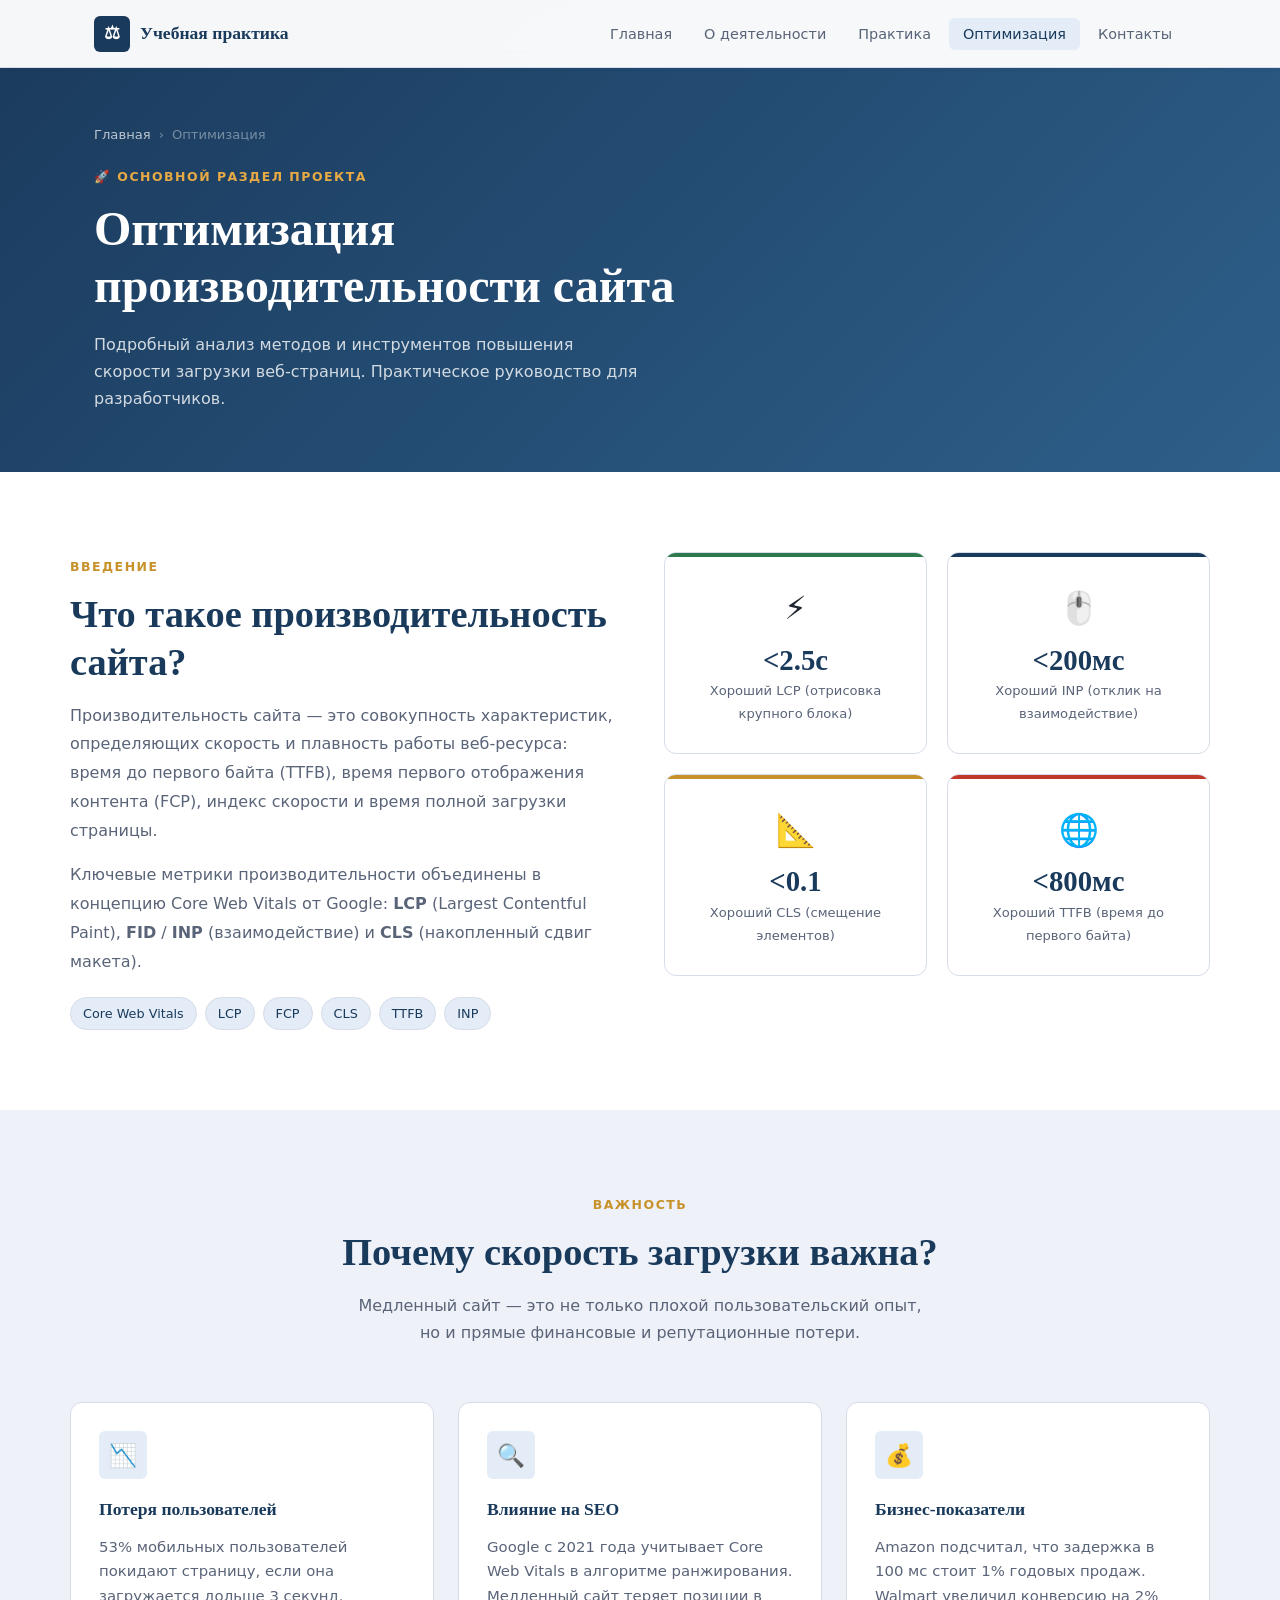
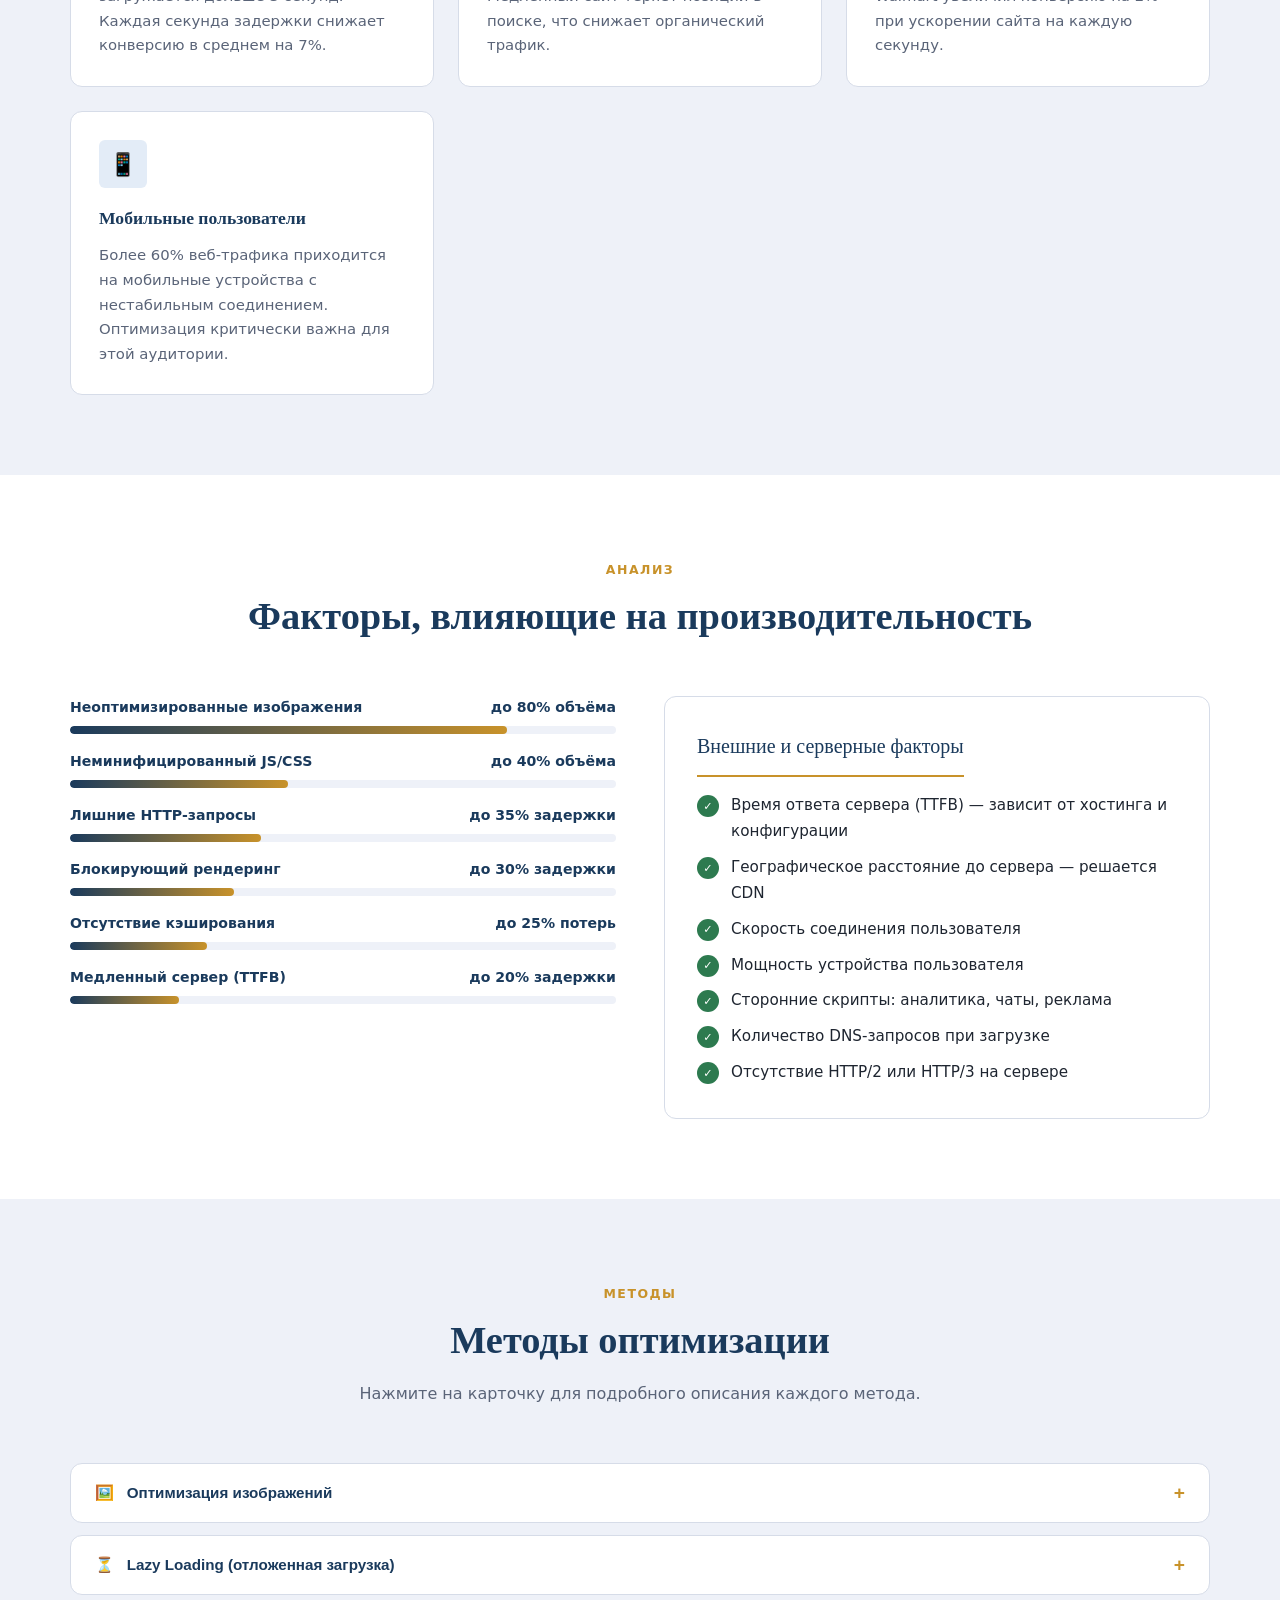
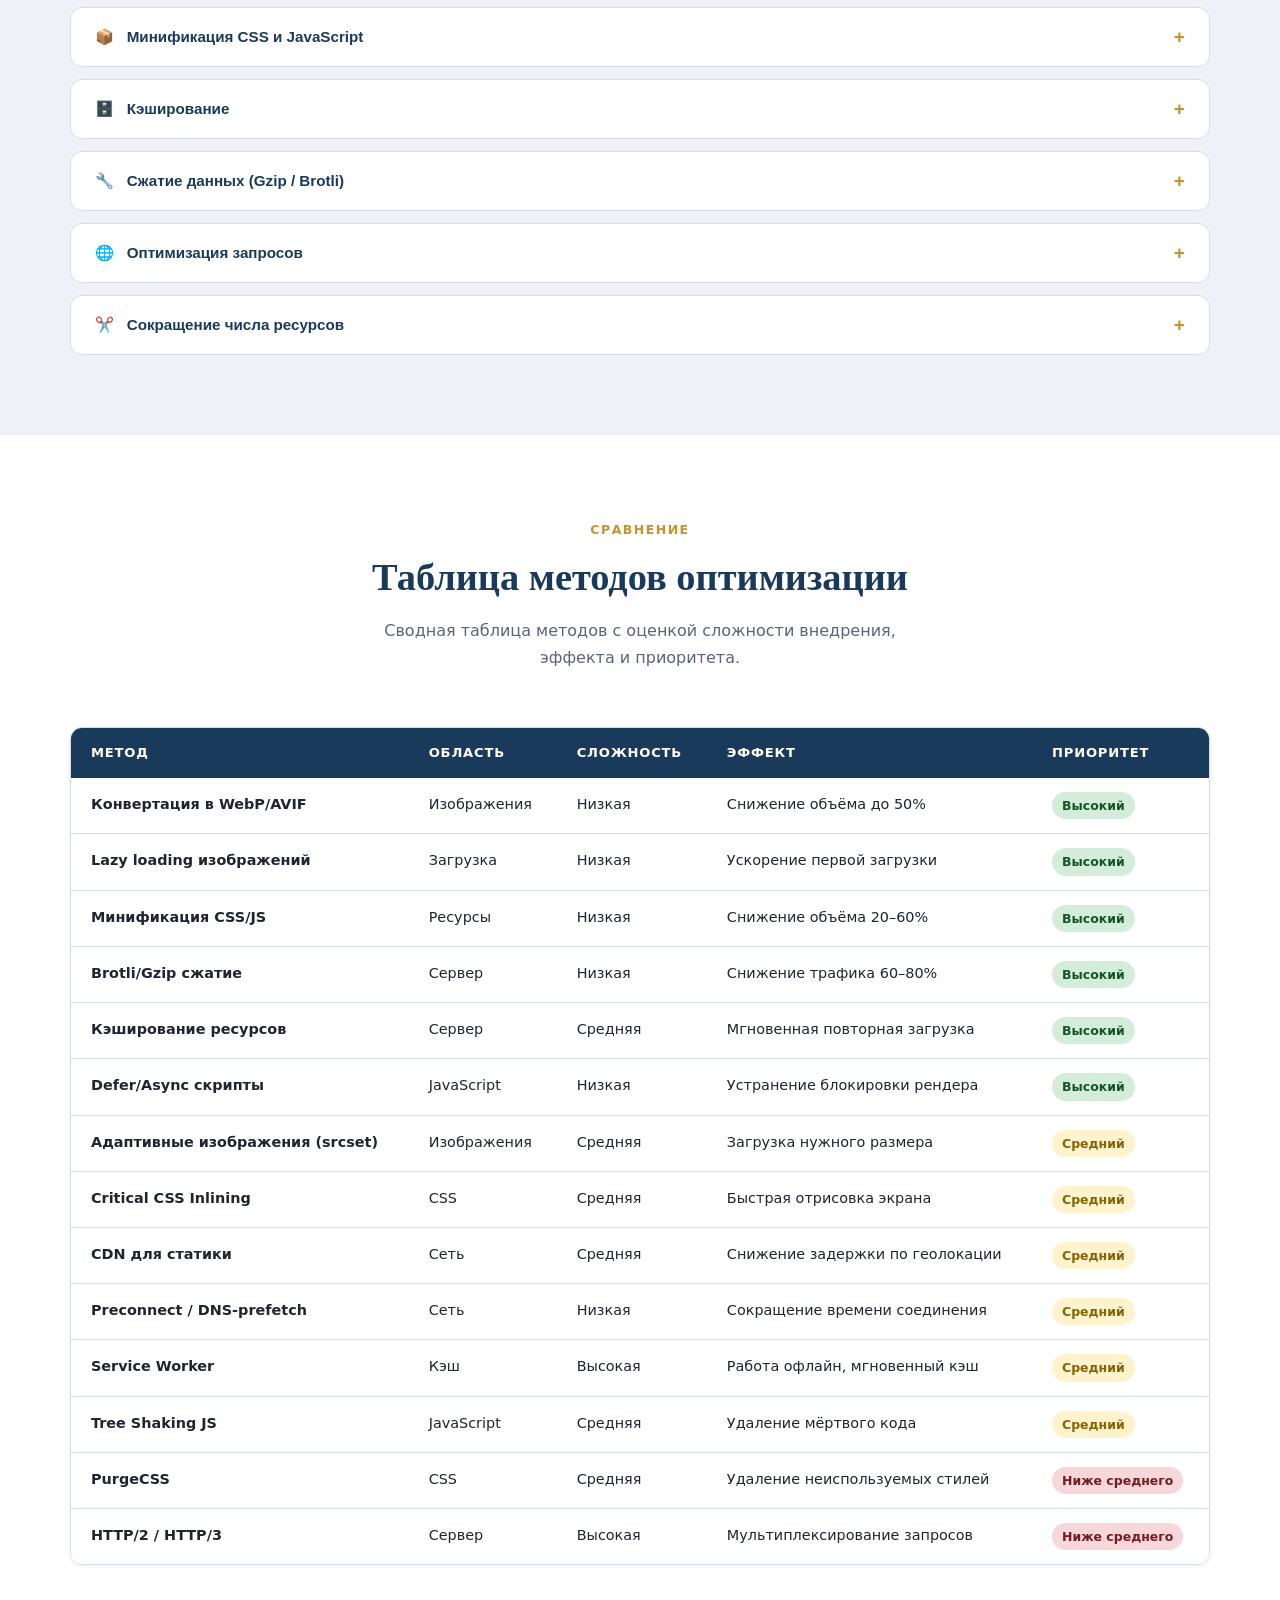
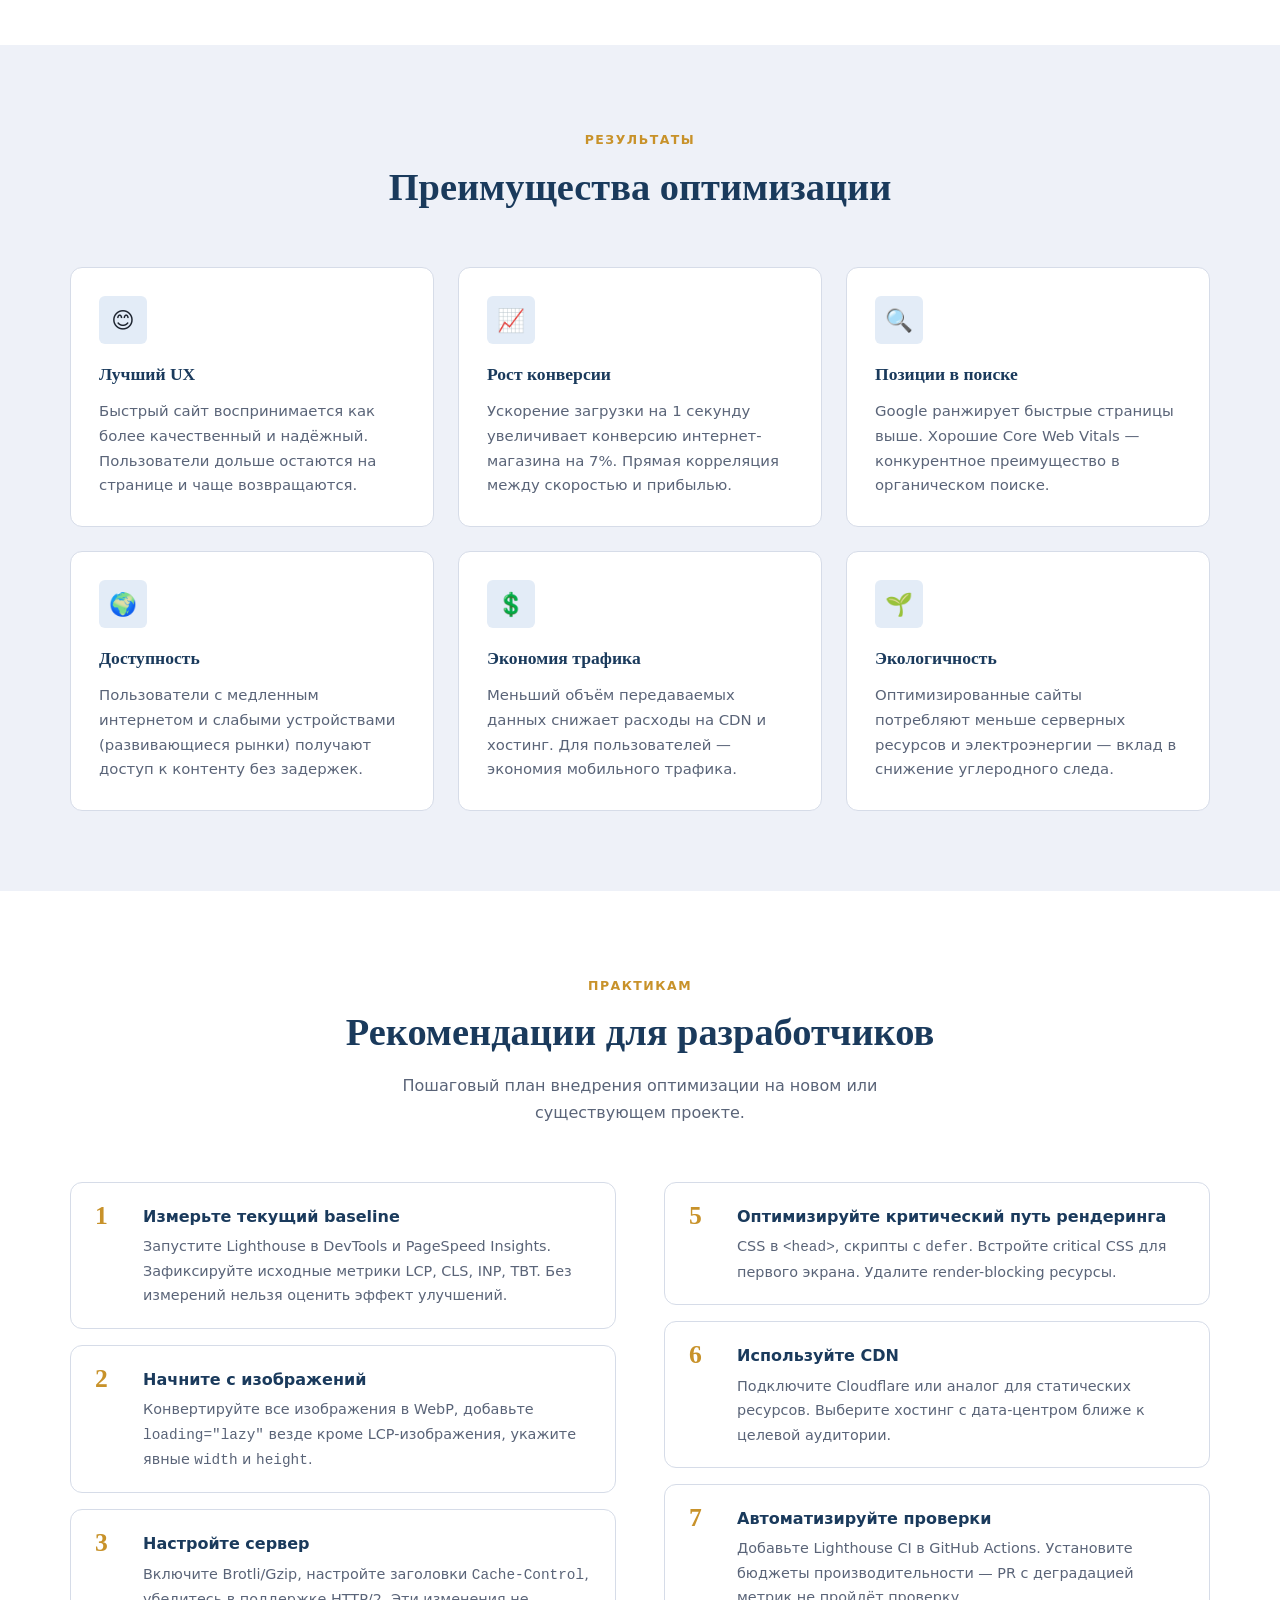
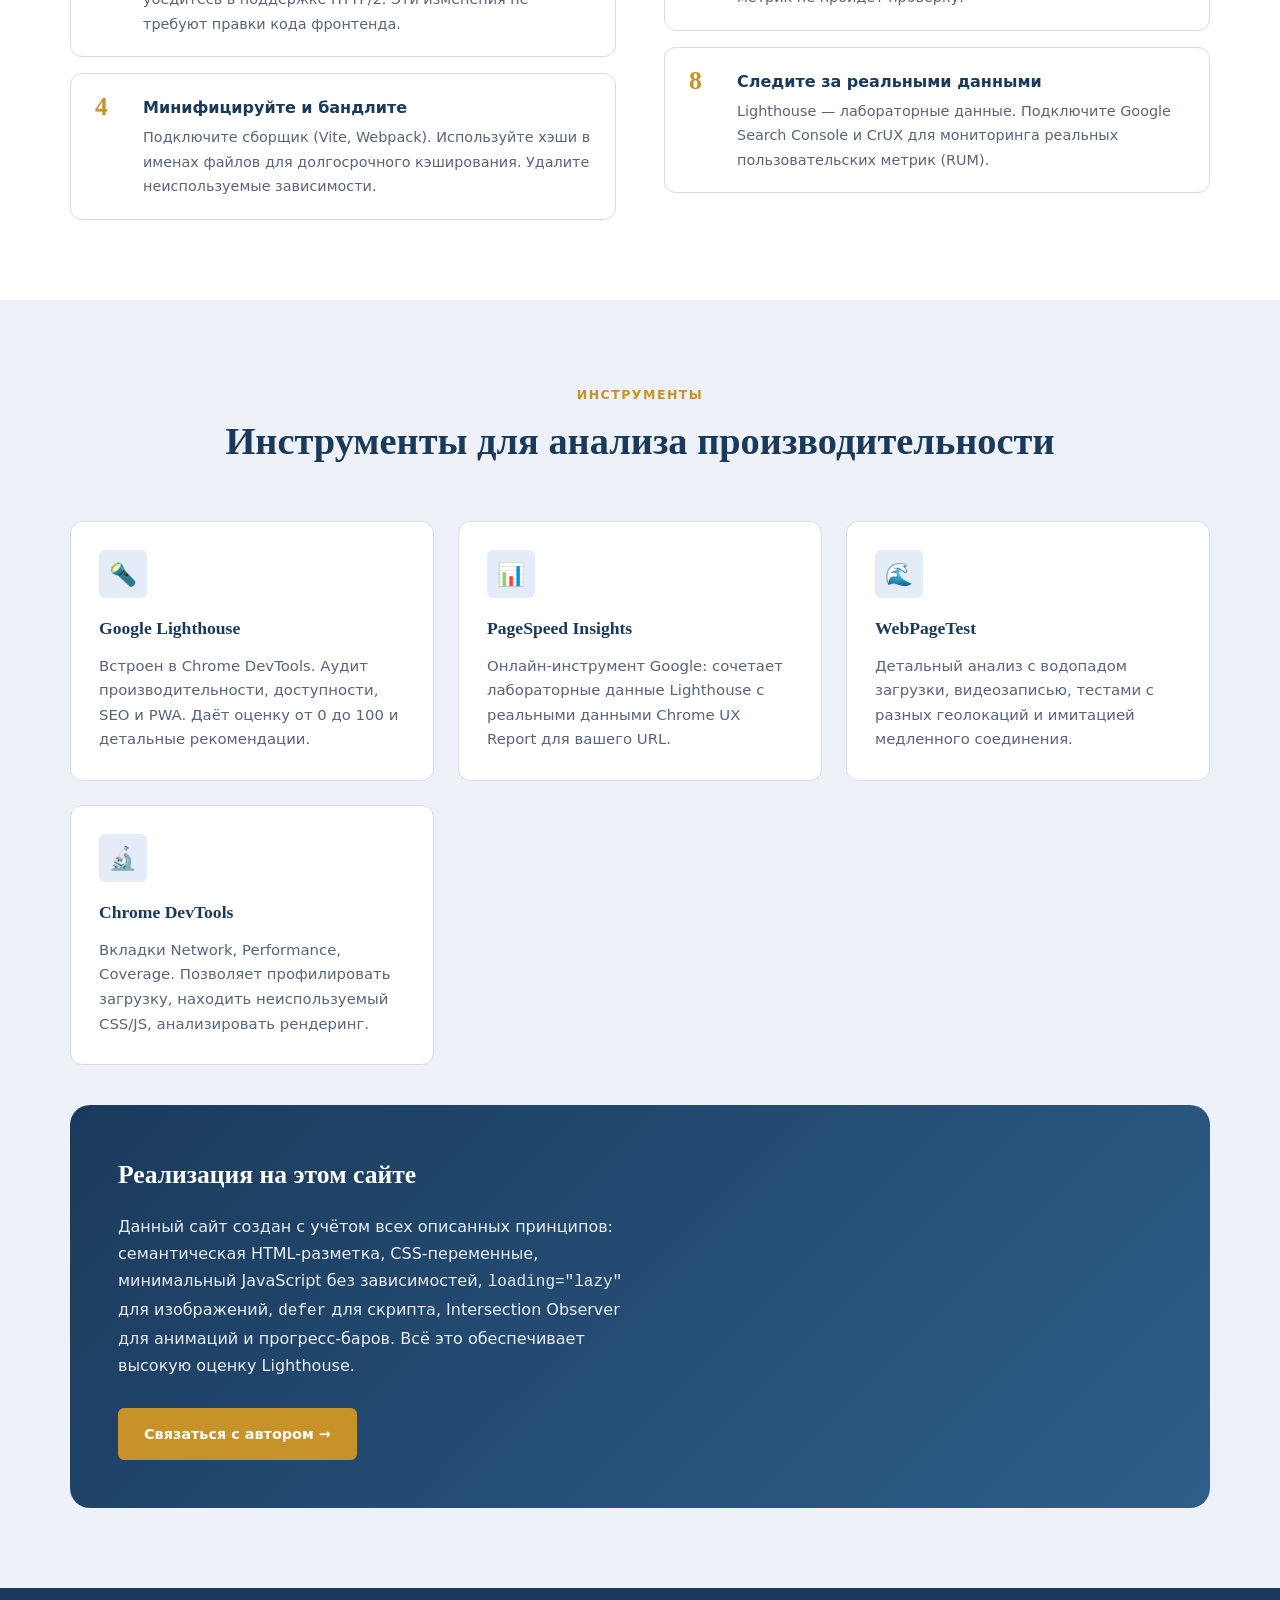
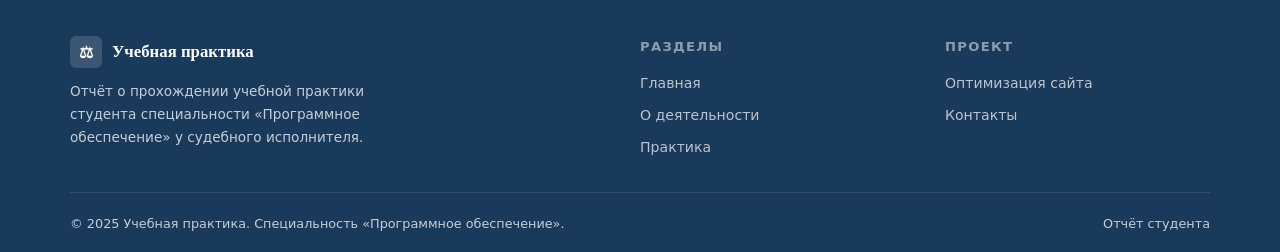
<file: optimization.html>
<!DOCTYPE html>
<html lang="ru">
<head>
  <meta charset="UTF-8">
  <meta name="viewport" content="width=device-width, initial-scale=1.0">
  <meta name="description" content="Оптимизация производительности сайта — методы, таблицы, рекомендации для разработчиков.">
  <title>Оптимизация | Учебная практика</title>
  <link rel="stylesheet" href="style.css">
</head>
<body>

<!-- NAV -->
<nav class="nav" role="navigation" aria-label="Основная навигация">
  <div class="nav__inner">
    <a href="index.html" class="nav__logo">
      <span class="nav__logo-icon" aria-hidden="true">⚖</span>
      Учебная практика
    </a>
    <ul class="nav__links" role="list">
      <li><a href="index.html"        class="nav__link">Главная</a></li>
      <li><a href="about.html"        class="nav__link">О деятельности</a></li>
      <li><a href="practice.html"     class="nav__link">Практика</a></li>
      <li><a href="optimization.html" class="nav__link">Оптимизация</a></li>
      <li><a href="contacts.html"     class="nav__link">Контакты</a></li>
    </ul>
    <button class="nav__burger" aria-label="Открыть меню" aria-expanded="false">
      <span></span><span></span><span></span>
    </button>
  </div>
</nav>

<!-- PAGE HERO -->
<header class="page-hero">
  <div class="page-hero__inner">
    <nav class="breadcrumb" aria-label="Хлебные крошки">
      <a href="index.html">Главная</a>
      <span aria-hidden="true">›</span>
      <span aria-current="page">Оптимизация</span>
    </nav>
    <p class="page-hero__eyebrow">🚀 Основной раздел проекта</p>
    <h1 class="page-hero__title">Оптимизация<br>производительности сайта</h1>
    <p class="page-hero__desc">
      Подробный анализ методов и инструментов повышения скорости загрузки веб-страниц.
      Практическое руководство для разработчиков.
    </p>
  </div>
</header>

<!-- WHAT IS PERFORMANCE -->
<section class="section section--white" aria-labelledby="what-heading">
  <div class="section__inner">
    <div class="two-col">
      <div class="reveal">
        <p class="section__eyebrow">Введение</p>
        <h2 class="section__title" id="what-heading">Что такое производительность сайта?</h2>
        <p style="color:var(--color-text-muted);line-height:1.8;margin-bottom:16px;">
          Производительность сайта — это совокупность характеристик, определяющих
          скорость и плавность работы веб-ресурса: время до первого байта (TTFB),
          время первого отображения контента (FCP), индекс скорости и время
          полной загрузки страницы.
        </p>
        <p style="color:var(--color-text-muted);line-height:1.8;margin-bottom:20px;">
          Ключевые метрики производительности объединены в концепцию
          Core Web Vitals от Google: <strong>LCP</strong> (Largest Contentful Paint),
          <strong>FID</strong> / <strong>INP</strong> (взаимодействие) и
          <strong>CLS</strong> (накопленный сдвиг макета).
        </p>
        <div class="tags">
          <span class="tag">Core Web Vitals</span>
          <span class="tag">LCP</span>
          <span class="tag">FCP</span>
          <span class="tag">CLS</span>
          <span class="tag">TTFB</span>
          <span class="tag">INP</span>
        </div>
      </div>
      <div class="reveal reveal-delay-1">
        <div class="metric-cards">
          <div class="metric-card metric-card--green">
            <p class="metric-card__icon" aria-hidden="true">⚡</p>
            <p class="metric-card__value">&lt;2.5с</p>
            <p class="metric-card__label">Хороший LCP (отрисовка крупного блока)</p>
          </div>
          <div class="metric-card metric-card--blue">
            <p class="metric-card__icon" aria-hidden="true">🖱️</p>
            <p class="metric-card__value">&lt;200мс</p>
            <p class="metric-card__label">Хороший INP (отклик на взаимодействие)</p>
          </div>
          <div class="metric-card metric-card--gold">
            <p class="metric-card__icon" aria-hidden="true">📐</p>
            <p class="metric-card__value">&lt;0.1</p>
            <p class="metric-card__label">Хороший CLS (смещение элементов)</p>
          </div>
          <div class="metric-card metric-card--red">
            <p class="metric-card__icon" aria-hidden="true">🌐</p>
            <p class="metric-card__value">&lt;800мс</p>
            <p class="metric-card__label">Хороший TTFB (время до первого байта)</p>
          </div>
        </div>
      </div>
    </div>
  </div>
</section>

<!-- WHY SPEED MATTERS -->
<section class="section section--alt" aria-labelledby="why-heading">
  <div class="section__inner">
    <div class="section__header">
      <p class="section__eyebrow">Важность</p>
      <h2 class="section__title" id="why-heading">Почему скорость загрузки важна?</h2>
      <p class="section__desc">Медленный сайт — это не только плохой пользовательский опыт, но и прямые финансовые и репутационные потери.</p>
    </div>
    <div class="cards-grid">
      <article class="card reveal">
        <p class="card__icon" aria-hidden="true">📉</p>
        <h3 class="card__title">Потеря пользователей</h3>
        <p class="card__text">53% мобильных пользователей покидают страницу, если она загружается дольше 3 секунд. Каждая секунда задержки снижает конверсию в среднем на 7%.</p>
      </article>
      <article class="card reveal reveal-delay-1">
        <p class="card__icon" aria-hidden="true">🔍</p>
        <h3 class="card__title">Влияние на SEO</h3>
        <p class="card__text">Google с 2021 года учитывает Core Web Vitals в алгоритме ранжирования. Медленный сайт теряет позиции в поиске, что снижает органический трафик.</p>
      </article>
      <article class="card reveal reveal-delay-2">
        <p class="card__icon" aria-hidden="true">💰</p>
        <h3 class="card__title">Бизнес-показатели</h3>
        <p class="card__text">Amazon подсчитал, что задержка в 100 мс стоит 1% годовых продаж. Walmart увеличил конверсию на 2% при ускорении сайта на каждую секунду.</p>
      </article>
      <article class="card reveal reveal-delay-3">
        <p class="card__icon" aria-hidden="true">📱</p>
        <h3 class="card__title">Мобильные пользователи</h3>
        <p class="card__text">Более 60% веб-трафика приходится на мобильные устройства с нестабильным соединением. Оптимизация критически важна для этой аудитории.</p>
      </article>
    </div>
  </div>
</section>

<!-- FACTORS -->
<section class="section section--white" aria-labelledby="factors-heading">
  <div class="section__inner">
    <div class="section__header">
      <p class="section__eyebrow">Анализ</p>
      <h2 class="section__title" id="factors-heading">Факторы, влияющие на производительность</h2>
    </div>
    <div class="two-col">
      <div class="reveal">
        <div class="progress-bars">
          <div class="progress-item">
            <div class="progress-item__label">
              <span>Неоптимизированные изображения</span>
              <span>до 80% объёма</span>
            </div>
            <div class="progress-track">
              <div class="progress-fill" data-width="80%"></div>
            </div>
          </div>
          <div class="progress-item">
            <div class="progress-item__label">
              <span>Неминифицированный JS/CSS</span>
              <span>до 40% объёма</span>
            </div>
            <div class="progress-track">
              <div class="progress-fill" data-width="40%"></div>
            </div>
          </div>
          <div class="progress-item">
            <div class="progress-item__label">
              <span>Лишние HTTP-запросы</span>
              <span>до 35% задержки</span>
            </div>
            <div class="progress-track">
              <div class="progress-fill" data-width="35%"></div>
            </div>
          </div>
          <div class="progress-item">
            <div class="progress-item__label">
              <span>Блокирующий рендеринг</span>
              <span>до 30% задержки</span>
            </div>
            <div class="progress-track">
              <div class="progress-fill" data-width="30%"></div>
            </div>
          </div>
          <div class="progress-item">
            <div class="progress-item__label">
              <span>Отсутствие кэширования</span>
              <span>до 25% потерь</span>
            </div>
            <div class="progress-track">
              <div class="progress-fill" data-width="25%"></div>
            </div>
          </div>
          <div class="progress-item">
            <div class="progress-item__label">
              <span>Медленный сервер (TTFB)</span>
              <span>до 20% задержки</span>
            </div>
            <div class="progress-track">
              <div class="progress-fill" data-width="20%"></div>
            </div>
          </div>
        </div>
      </div>
      <div class="reveal reveal-delay-1">
        <div class="info-block">
          <p class="info-block__title">Внешние и серверные факторы</p>
          <ul class="check-list">
            <li>Время ответа сервера (TTFB) — зависит от хостинга и конфигурации</li>
            <li>Географическое расстояние до сервера — решается CDN</li>
            <li>Скорость соединения пользователя</li>
            <li>Мощность устройства пользователя</li>
            <li>Сторонние скрипты: аналитика, чаты, реклама</li>
            <li>Количество DNS-запросов при загрузке</li>
            <li>Отсутствие HTTP/2 или HTTP/3 на сервере</li>
          </ul>
        </div>
      </div>
    </div>
  </div>
</section>

<!-- METHODS ACCORDION -->
<section class="section section--alt" aria-labelledby="methods-heading">
  <div class="section__inner">
    <div class="section__header">
      <p class="section__eyebrow">Методы</p>
      <h2 class="section__title" id="methods-heading">Методы оптимизации</h2>
      <p class="section__desc">Нажмите на карточку для подробного описания каждого метода.</p>
    </div>
    <div class="accordion" role="list">

      <div class="accordion__item" role="listitem">
        <button class="accordion__trigger" data-target="acc-images" aria-expanded="false" aria-controls="acc-images">
          <span>🖼️ &nbsp; Оптимизация изображений</span>
          <span class="accordion__icon" aria-hidden="true">+</span>
        </button>
        <div class="accordion__body" id="acc-images" role="region">
          <p style="margin-bottom:12px;">Изображения составляют до 80% объёма типичной веб-страницы. Правильная оптимизация даёт наибольший прирост скорости при минимальных усилиях.</p>
          <ul class="check-list">
            <li><strong>WebP / AVIF</strong> — современные форматы, дающие сжатие на 25–50% лучше JPEG при том же качестве. Используйте <code>&lt;picture&gt;</code> с фолбэком для старых браузеров.</li>
            <li><strong>Правильные размеры</strong> — не загружайте изображение 2000px там, где показывается 400px. Используйте атрибут <code>srcset</code> для адаптивных изображений.</li>
            <li><strong>Сжатие без потерь</strong> — инструменты Squoosh, ImageOptim, mozjpeg позволяют снизить вес на 30–70% без видимой потери качества.</li>
            <li><strong>CSS-спрайты</strong> — объединение иконок в один файл снижает количество HTTP-запросов. Для современных проектов — SVG-спрайты.</li>
          </ul>
        </div>
      </div>

      <div class="accordion__item" role="listitem">
        <button class="accordion__trigger" data-target="acc-lazy" aria-expanded="false" aria-controls="acc-lazy">
          <span>⏳ &nbsp; Lazy Loading (отложенная загрузка)</span>
          <span class="accordion__icon" aria-hidden="true">+</span>
        </button>
        <div class="accordion__body" id="acc-lazy" role="region">
          <p style="margin-bottom:12px;">Lazy Loading откладывает загрузку ресурсов до момента, когда они нужны пользователю — обычно при приближении к области видимости.</p>
          <ul class="check-list">
            <li><strong>Нативный Lazy Loading</strong> — атрибут <code>loading="lazy"</code> для изображений и iframe поддерживается всеми современными браузерами без JavaScript.</li>
            <li><strong>Intersection Observer API</strong> — JavaScript-API для более тонкого управления: предзагрузка при появлении элемента в 200px от вьюпорта.</li>
            <li><strong>Приоритет LCP-изображения</strong> — главное изображение страницы должно иметь <code>loading="eager"</code> и <code>fetchpriority="high"</code> для быстрой отрисовки.</li>
            <li><strong>Скрипты по требованию</strong> — загружайте тяжёлые библиотеки (карты, видеоплеер) только при взаимодействии пользователя с элементом.</li>
          </ul>
        </div>
      </div>

      <div class="accordion__item" role="listitem">
        <button class="accordion__trigger" data-target="acc-minify" aria-expanded="false" aria-controls="acc-minify">
          <span>📦 &nbsp; Минификация CSS и JavaScript</span>
          <span class="accordion__icon" aria-hidden="true">+</span>
        </button>
        <div class="accordion__body" id="acc-minify" role="region">
          <p style="margin-bottom:12px;">Минификация удаляет из кода пробелы, комментарии и сокращает имена переменных, уменьшая размер файлов на 20–70%.</p>
          <ul class="check-list">
            <li><strong>CSS</strong> — CSSNano, CleanCSS. Типичное сжатие style.css с 80 КБ до 55 КБ.</li>
            <li><strong>JavaScript</strong> — Terser, ESBuild. Дополнительно выполняет tree-shaking (удаление неиспользуемого кода).</li>
            <li><strong>HTML</strong> — html-minifier-terser. Убирает лишние пробелы, атрибуты, комментарии.</li>
            <li><strong>Bundling</strong> — объединение нескольких файлов в один снижает количество HTTP-запросов. Webpack, Vite, Rollup.</li>
            <li><strong>Code Splitting</strong> — разбиение бандла на чанки, загружаемые по мере необходимости, ускоряет первоначальную загрузку.</li>
          </ul>
        </div>
      </div>

      <div class="accordion__item" role="listitem">
        <button class="accordion__trigger" data-target="acc-cache" aria-expanded="false" aria-controls="acc-cache">
          <span>🗄️ &nbsp; Кэширование</span>
          <span class="accordion__icon" aria-hidden="true">+</span>
        </button>
        <div class="accordion__body" id="acc-cache" role="region">
          <p style="margin-bottom:12px;">Кэширование позволяет браузеру сохранять ресурсы локально, избегая повторных сетевых запросов при следующем посещении.</p>
          <ul class="check-list">
            <li><strong>Cache-Control</strong> — заголовок с директивами <code>max-age</code>, <code>immutable</code>, <code>stale-while-revalidate</code> для управления сроком кэша.</li>
            <li><strong>Хэш в именах файлов</strong> — <code>style.a3f9b2.css</code> позволяет установить бесконечный <code>max-age</code> для статики, инвалидируя кэш только при изменении файла.</li>
            <li><strong>Service Worker</strong> — программируемый кэш в браузере. Обеспечивает работу офлайн и мгновенную повторную загрузку.</li>
            <li><strong>CDN-кэширование</strong> — сети доставки контента (Cloudflare, Fastly) хранят копии ресурсов на серверах ближе к пользователю.</li>
          </ul>
        </div>
      </div>

      <div class="accordion__item" role="listitem">
        <button class="accordion__trigger" data-target="acc-compress" aria-expanded="false" aria-controls="acc-compress">
          <span>🔧 &nbsp; Сжатие данных (Gzip / Brotli)</span>
          <span class="accordion__icon" aria-hidden="true">+</span>
        </button>
        <div class="accordion__body" id="acc-compress" role="region">
          <p style="margin-bottom:12px;">Серверное сжатие текстовых ресурсов перед отправкой браузеру снижает объём передаваемых данных на 60–80%.</p>
          <ul class="check-list">
            <li><strong>Brotli</strong> — современный алгоритм от Google, сжимает на 15–25% лучше Gzip. Поддерживается всеми современными браузерами.</li>
            <li><strong>Gzip</strong> — широко поддерживаемый стандарт. Достаточен для большинства проектов, если Brotli недоступен.</li>
            <li><strong>Применение</strong> — сжимайте HTML, CSS, JS, JSON, SVG, XML. Изображения и видео сжимать смысла нет — они уже сжаты.</li>
            <li><strong>Настройка Nginx</strong>: <code>gzip on; gzip_types text/css application/javascript;</code></li>
          </ul>
        </div>
      </div>

      <div class="accordion__item" role="listitem">
        <button class="accordion__trigger" data-target="acc-requests" aria-expanded="false" aria-controls="acc-requests">
          <span>🌐 &nbsp; Оптимизация запросов</span>
          <span class="accordion__icon" aria-hidden="true">+</span>
        </button>
        <div class="accordion__body" id="acc-requests" role="region">
          <p style="margin-bottom:12px;">Каждый HTTP-запрос добавляет задержку. Сокращение их числа и оптимизация порядка загрузки существенно ускоряет страницу.</p>
          <ul class="check-list">
            <li><strong>DNS Prefetch</strong> — <code>&lt;link rel="dns-prefetch" href="//cdn.example.com"&gt;</code> разрешает DNS заранее.</li>
            <li><strong>Preconnect</strong> — устанавливает соединение с внешним хостом заранее: <code>&lt;link rel="preconnect"&gt;</code>.</li>
            <li><strong>Preload критических ресурсов</strong> — <code>&lt;link rel="preload" as="font"&gt;</code> для шрифтов, критического CSS.</li>
            <li><strong>HTTP/2 и HTTP/3</strong> — мультиплексирование позволяет загружать несколько ресурсов через одно соединение.</li>
            <li><strong>Устранение render-blocking</strong> — CSS в <code>&lt;head&gt;</code>, скрипты с <code>defer</code> или <code>async</code> в конце <code>&lt;body&gt;</code>.</li>
          </ul>
        </div>
      </div>

      <div class="accordion__item" role="listitem">
        <button class="accordion__trigger" data-target="acc-reduce" aria-expanded="false" aria-controls="acc-reduce">
          <span>✂️ &nbsp; Сокращение числа ресурсов</span>
          <span class="accordion__icon" aria-hidden="true">+</span>
        </button>
        <div class="accordion__body" id="acc-reduce" role="region">
          <p style="margin-bottom:12px;">Лучший запрос — тот, которого нет. Аудит зависимостей позволяет значительно снизить «вес» проекта.</p>
          <ul class="check-list">
            <li><strong>Аудит зависимостей</strong> — удалите неиспользуемые npm-пакеты. Инструменты: <code>depcheck</code>, Bundlephobia.</li>
            <li><strong>Замена тяжёлых библиотек</strong> — вместо jQuery (87 КБ) — нативный JS; вместо Moment.js (67 КБ) — date-fns или Temporal API.</li>
            <li><strong>SVG вместо иконочных шрифтов</strong> — загружайте только нужные иконки, а не весь шрифт на 200+ глифов.</li>
            <li><strong>Critical CSS</strong> — встраивайте в <code>&lt;style&gt;</code> только CSS, необходимый для отрисовки первого экрана.</li>
            <li><strong>Удаление неиспользуемого CSS</strong> — PurgeCSS анализирует HTML и удаляет из CSS неиспользуемые правила.</li>
          </ul>
        </div>
      </div>

    </div>
  </div>
</section>

<!-- TABLE -->
<section class="section section--white" aria-labelledby="table-heading">
  <div class="section__inner">
    <div class="section__header">
      <p class="section__eyebrow">Сравнение</p>
      <h2 class="section__title" id="table-heading">Таблица методов оптимизации</h2>
      <p class="section__desc">Сводная таблица методов с оценкой сложности внедрения, эффекта и приоритета.</p>
    </div>
    <div class="table-wrap reveal">
      <table>
        <thead>
          <tr>
            <th>Метод</th>
            <th>Область</th>
            <th>Сложность</th>
            <th>Эффект</th>
            <th>Приоритет</th>
          </tr>
        </thead>
        <tbody>
          <tr>
            <td><strong>Конвертация в WebP/AVIF</strong></td>
            <td>Изображения</td>
            <td>Низкая</td>
            <td>Снижение объёма до 50%</td>
            <td><span class="badge badge--high">Высокий</span></td>
          </tr>
          <tr>
            <td><strong>Lazy loading изображений</strong></td>
            <td>Загрузка</td>
            <td>Низкая</td>
            <td>Ускорение первой загрузки</td>
            <td><span class="badge badge--high">Высокий</span></td>
          </tr>
          <tr>
            <td><strong>Минификация CSS/JS</strong></td>
            <td>Ресурсы</td>
            <td>Низкая</td>
            <td>Снижение объёма 20–60%</td>
            <td><span class="badge badge--high">Высокий</span></td>
          </tr>
          <tr>
            <td><strong>Brotli/Gzip сжатие</strong></td>
            <td>Сервер</td>
            <td>Низкая</td>
            <td>Снижение трафика 60–80%</td>
            <td><span class="badge badge--high">Высокий</span></td>
          </tr>
          <tr>
            <td><strong>Кэширование ресурсов</strong></td>
            <td>Сервер</td>
            <td>Средняя</td>
            <td>Мгновенная повторная загрузка</td>
            <td><span class="badge badge--high">Высокий</span></td>
          </tr>
          <tr>
            <td><strong>Defer/Async скрипты</strong></td>
            <td>JavaScript</td>
            <td>Низкая</td>
            <td>Устранение блокировки рендера</td>
            <td><span class="badge badge--high">Высокий</span></td>
          </tr>
          <tr>
            <td><strong>Адаптивные изображения (srcset)</strong></td>
            <td>Изображения</td>
            <td>Средняя</td>
            <td>Загрузка нужного размера</td>
            <td><span class="badge badge--med">Средний</span></td>
          </tr>
          <tr>
            <td><strong>Critical CSS Inlining</strong></td>
            <td>CSS</td>
            <td>Средняя</td>
            <td>Быстрая отрисовка экрана</td>
            <td><span class="badge badge--med">Средний</span></td>
          </tr>
          <tr>
            <td><strong>CDN для статики</strong></td>
            <td>Сеть</td>
            <td>Средняя</td>
            <td>Снижение задержки по геолокации</td>
            <td><span class="badge badge--med">Средний</span></td>
          </tr>
          <tr>
            <td><strong>Preconnect / DNS-prefetch</strong></td>
            <td>Сеть</td>
            <td>Низкая</td>
            <td>Сокращение времени соединения</td>
            <td><span class="badge badge--med">Средний</span></td>
          </tr>
          <tr>
            <td><strong>Service Worker</strong></td>
            <td>Кэш</td>
            <td>Высокая</td>
            <td>Работа офлайн, мгновенный кэш</td>
            <td><span class="badge badge--med">Средний</span></td>
          </tr>
          <tr>
            <td><strong>Tree Shaking JS</strong></td>
            <td>JavaScript</td>
            <td>Средняя</td>
            <td>Удаление мёртвого кода</td>
            <td><span class="badge badge--med">Средний</span></td>
          </tr>
          <tr>
            <td><strong>PurgeCSS</strong></td>
            <td>CSS</td>
            <td>Средняя</td>
            <td>Удаление неиспользуемых стилей</td>
            <td><span class="badge badge--low">Ниже среднего</span></td>
          </tr>
          <tr>
            <td><strong>HTTP/2 / HTTP/3</strong></td>
            <td>Сервер</td>
            <td>Высокая</td>
            <td>Мультиплексирование запросов</td>
            <td><span class="badge badge--low">Ниже среднего</span></td>
          </tr>
        </tbody>
      </table>
    </div>
  </div>
</section>

<!-- BENEFITS -->
<section class="section section--alt" aria-labelledby="benefits-heading">
  <div class="section__inner">
    <div class="section__header">
      <p class="section__eyebrow">Результаты</p>
      <h2 class="section__title" id="benefits-heading">Преимущества оптимизации</h2>
    </div>
    <div class="cards-grid">
      <article class="card reveal">
        <p class="card__icon" aria-hidden="true">😊</p>
        <h3 class="card__title">Лучший UX</h3>
        <p class="card__text">Быстрый сайт воспринимается как более качественный и надёжный. Пользователи дольше остаются на странице и чаще возвращаются.</p>
      </article>
      <article class="card reveal reveal-delay-1">
        <p class="card__icon" aria-hidden="true">📈</p>
        <h3 class="card__title">Рост конверсии</h3>
        <p class="card__text">Ускорение загрузки на 1 секунду увеличивает конверсию интернет-магазина на 7%. Прямая корреляция между скоростью и прибылью.</p>
      </article>
      <article class="card reveal reveal-delay-2">
        <p class="card__icon" aria-hidden="true">🔍</p>
        <h3 class="card__title">Позиции в поиске</h3>
        <p class="card__text">Google ранжирует быстрые страницы выше. Хорошие Core Web Vitals — конкурентное преимущество в органическом поиске.</p>
      </article>
      <article class="card reveal reveal-delay-3">
        <p class="card__icon" aria-hidden="true">🌍</p>
        <h3 class="card__title">Доступность</h3>
        <p class="card__text">Пользователи с медленным интернетом и слабыми устройствами (развивающиеся рынки) получают доступ к контенту без задержек.</p>
      </article>
      <article class="card reveal reveal-delay-3">
        <p class="card__icon" aria-hidden="true">💲</p>
        <h3 class="card__title">Экономия трафика</h3>
        <p class="card__text">Меньший объём передаваемых данных снижает расходы на CDN и хостинг. Для пользователей — экономия мобильного трафика.</p>
      </article>
      <article class="card reveal reveal-delay-4">
        <p class="card__icon" aria-hidden="true">🌱</p>
        <h3 class="card__title">Экологичность</h3>
        <p class="card__text">Оптимизированные сайты потребляют меньше серверных ресурсов и электроэнергии — вклад в снижение углеродного следа.</p>
      </article>
    </div>
  </div>
</section>

<!-- RECOMMENDATIONS -->
<section class="section section--white" aria-labelledby="rec-heading">
  <div class="section__inner">
    <div class="section__header">
      <p class="section__eyebrow">Практикам</p>
      <h2 class="section__title" id="rec-heading">Рекомендации для разработчиков</h2>
      <p class="section__desc">Пошаговый план внедрения оптимизации на новом или существующем проекте.</p>
    </div>
    <div class="two-col">
      <div class="rec-list reveal">
        <div class="rec-item">
          <p class="rec-item__num">1</p>
          <div>
            <p class="rec-item__title">Измерьте текущий baseline</p>
            <p class="rec-item__text">Запустите Lighthouse в DevTools и PageSpeed Insights. Зафиксируйте исходные метрики LCP, CLS, INP, TBT. Без измерений нельзя оценить эффект улучшений.</p>
          </div>
        </div>
        <div class="rec-item">
          <p class="rec-item__num">2</p>
          <div>
            <p class="rec-item__title">Начните с изображений</p>
            <p class="rec-item__text">Конвертируйте все изображения в WebP, добавьте <code>loading="lazy"</code> везде кроме LCP-изображения, укажите явные <code>width</code> и <code>height</code>.</p>
          </div>
        </div>
        <div class="rec-item">
          <p class="rec-item__num">3</p>
          <div>
            <p class="rec-item__title">Настройте сервер</p>
            <p class="rec-item__text">Включите Brotli/Gzip, настройте заголовки <code>Cache-Control</code>, убедитесь в поддержке HTTP/2. Эти изменения не требуют правки кода фронтенда.</p>
          </div>
        </div>
        <div class="rec-item">
          <p class="rec-item__num">4</p>
          <div>
            <p class="rec-item__title">Минифицируйте и бандлите</p>
            <p class="rec-item__text">Подключите сборщик (Vite, Webpack). Используйте хэши в именах файлов для долгосрочного кэширования. Удалите неиспользуемые зависимости.</p>
          </div>
        </div>
      </div>
      <div class="rec-list reveal reveal-delay-1">
        <div class="rec-item">
          <p class="rec-item__num">5</p>
          <div>
            <p class="rec-item__title">Оптимизируйте критический путь рендеринга</p>
            <p class="rec-item__text">CSS в <code>&lt;head&gt;</code>, скрипты с <code>defer</code>. Встройте critical CSS для первого экрана. Удалите render-blocking ресурсы.</p>
          </div>
        </div>
        <div class="rec-item">
          <p class="rec-item__num">6</p>
          <div>
            <p class="rec-item__title">Используйте CDN</p>
            <p class="rec-item__text">Подключите Cloudflare или аналог для статических ресурсов. Выберите хостинг с дата-центром ближе к целевой аудитории.</p>
          </div>
        </div>
        <div class="rec-item">
          <p class="rec-item__num">7</p>
          <div>
            <p class="rec-item__title">Автоматизируйте проверки</p>
            <p class="rec-item__text">Добавьте Lighthouse CI в GitHub Actions. Установите бюджеты производительности — PR с деградацией метрик не пройдёт проверку.</p>
          </div>
        </div>
        <div class="rec-item">
          <p class="rec-item__num">8</p>
          <div>
            <p class="rec-item__title">Следите за реальными данными</p>
            <p class="rec-item__text">Lighthouse — лабораторные данные. Подключите Google Search Console и CrUX для мониторинга реальных пользовательских метрик (RUM).</p>
          </div>
        </div>
      </div>
    </div>
  </div>
</section>

<!-- TOOLS -->
<section class="section section--alt" aria-labelledby="tools-heading">
  <div class="section__inner">
    <div class="section__header">
      <p class="section__eyebrow">Инструменты</p>
      <h2 class="section__title" id="tools-heading">Инструменты для анализа производительности</h2>
    </div>
    <div class="cards-grid">
      <article class="card reveal">
        <p class="card__icon" aria-hidden="true">🔦</p>
        <h3 class="card__title">Google Lighthouse</h3>
        <p class="card__text">Встроен в Chrome DevTools. Аудит производительности, доступности, SEO и PWA. Даёт оценку от 0 до 100 и детальные рекомендации.</p>
      </article>
      <article class="card reveal reveal-delay-1">
        <p class="card__icon" aria-hidden="true">📊</p>
        <h3 class="card__title">PageSpeed Insights</h3>
        <p class="card__text">Онлайн-инструмент Google: сочетает лабораторные данные Lighthouse с реальными данными Chrome UX Report для вашего URL.</p>
      </article>
      <article class="card reveal reveal-delay-2">
        <p class="card__icon" aria-hidden="true">🌊</p>
        <h3 class="card__title">WebPageTest</h3>
        <p class="card__text">Детальный анализ с водопадом загрузки, видеозаписью, тестами с разных геолокаций и имитацией медленного соединения.</p>
      </article>
      <article class="card reveal reveal-delay-3">
        <p class="card__icon" aria-hidden="true">🔬</p>
        <h3 class="card__title">Chrome DevTools</h3>
        <p class="card__text">Вкладки Network, Performance, Coverage. Позволяет профилировать загрузку, находить неиспользуемый CSS/JS, анализировать рендеринг.</p>
      </article>
    </div>
    <div class="highlight reveal" style="margin-top:40px;">
      <h3 class="highlight__title">Реализация на этом сайте</h3>
      <p class="highlight__text">
        Данный сайт создан с учётом всех описанных принципов: семантическая HTML-разметка,
        CSS-переменные, минимальный JavaScript без зависимостей, <code>loading="lazy"</code>
        для изображений, <code>defer</code> для скрипта, Intersection Observer для анимаций
        и прогресс-баров. Всё это обеспечивает высокую оценку Lighthouse.
      </p>
      <a href="contacts.html" class="btn btn--primary">Связаться с автором →</a>
    </div>
  </div>
</section>

<!-- FOOTER -->
<footer class="footer">
  <div class="footer__inner">
    <div>
      <div class="footer__brand">
        <span class="footer__brand-icon" aria-hidden="true">⚖</span>
        Учебная практика
      </div>
      <p class="footer__desc">
        Отчёт о прохождении учебной практики студента специальности «Программное обеспечение» у судебного исполнителя.
      </p>
    </div>
    <div>
      <p class="footer__nav-title">Разделы</p>
      <nav class="footer__nav-links" aria-label="Нижняя навигация">
        <a href="index.html">Главная</a>
        <a href="about.html">О деятельности</a>
        <a href="practice.html">Практика</a>
      </nav>
    </div>
    <div>
      <p class="footer__nav-title">Проект</p>
      <nav class="footer__nav-links">
        <a href="optimization.html">Оптимизация сайта</a>
        <a href="contacts.html">Контакты</a>
      </nav>
    </div>
  </div>
  <div class="footer__bottom">
    <span>© 2025 Учебная практика. Специальность «Программное обеспечение».</span>
    <span>Отчёт студента</span>
  </div>
</footer>

<script src="main.js" defer></script>
</body>
</html>
</file>
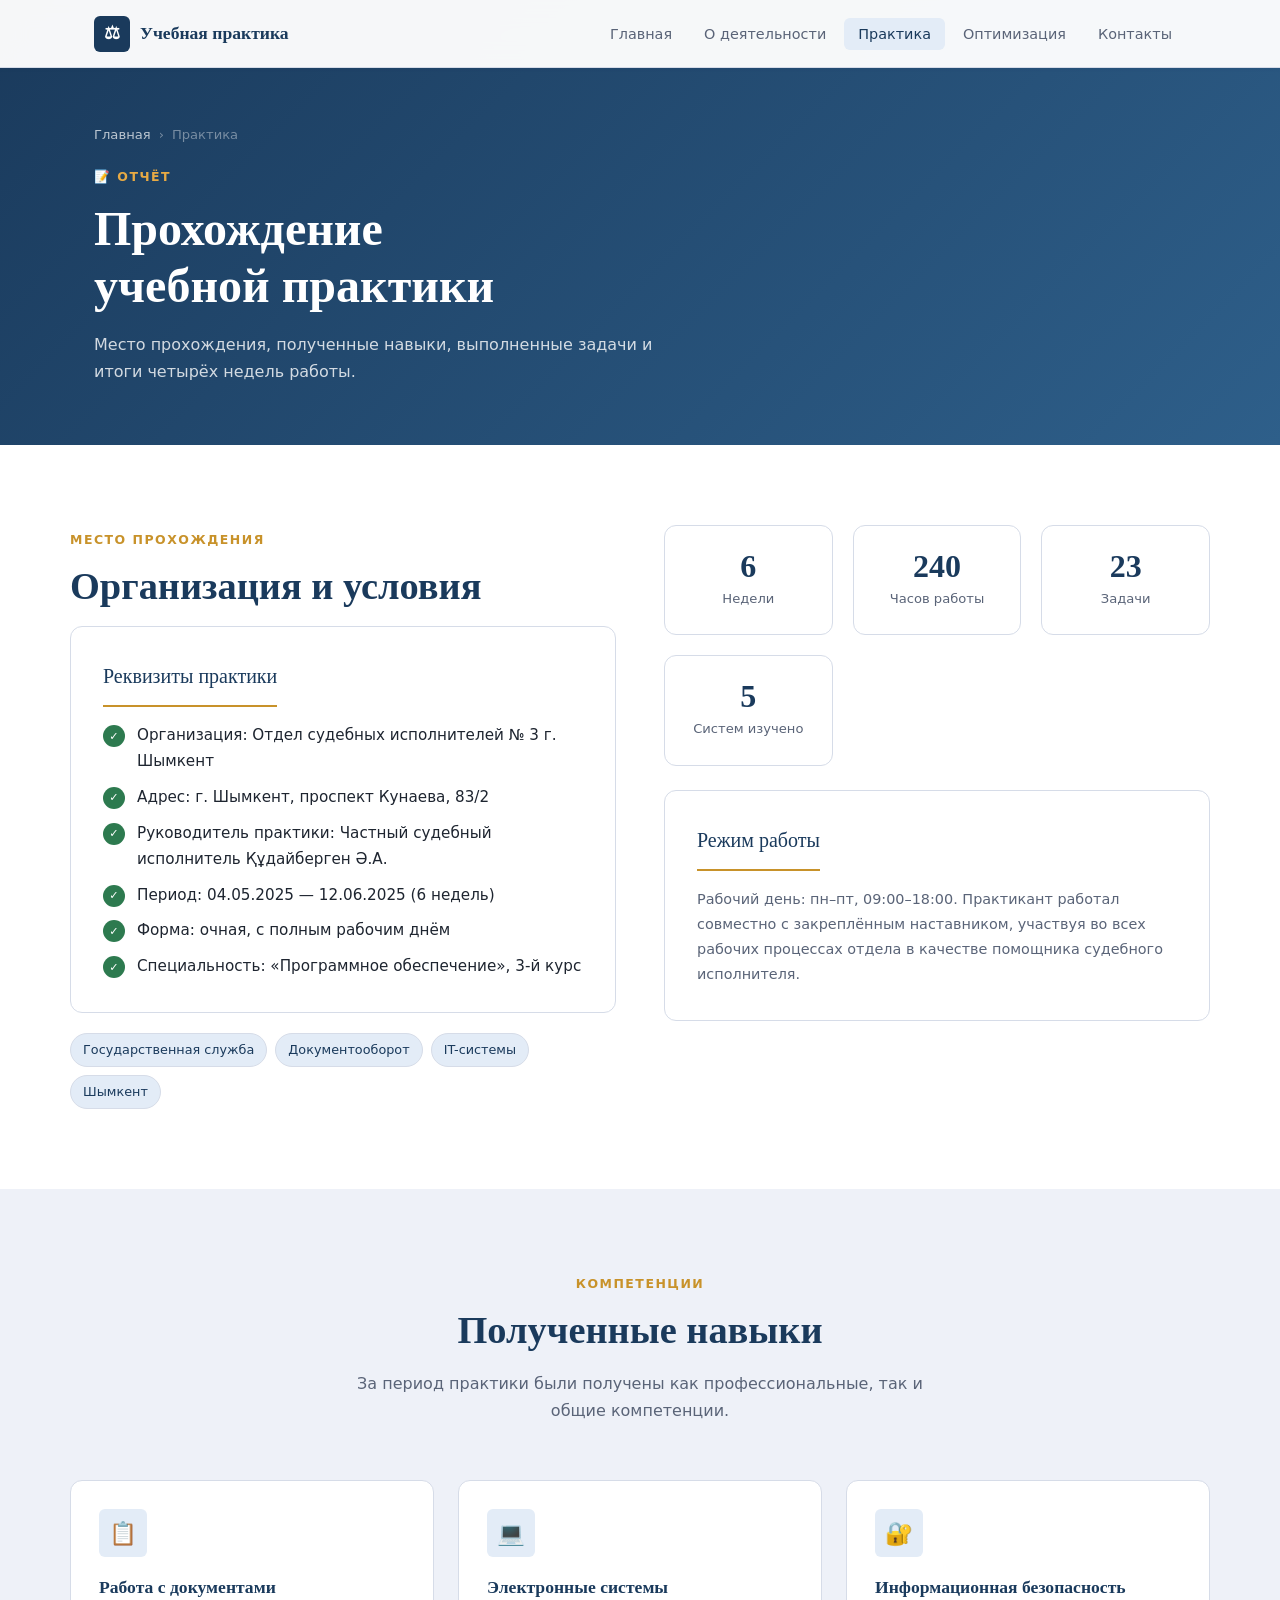
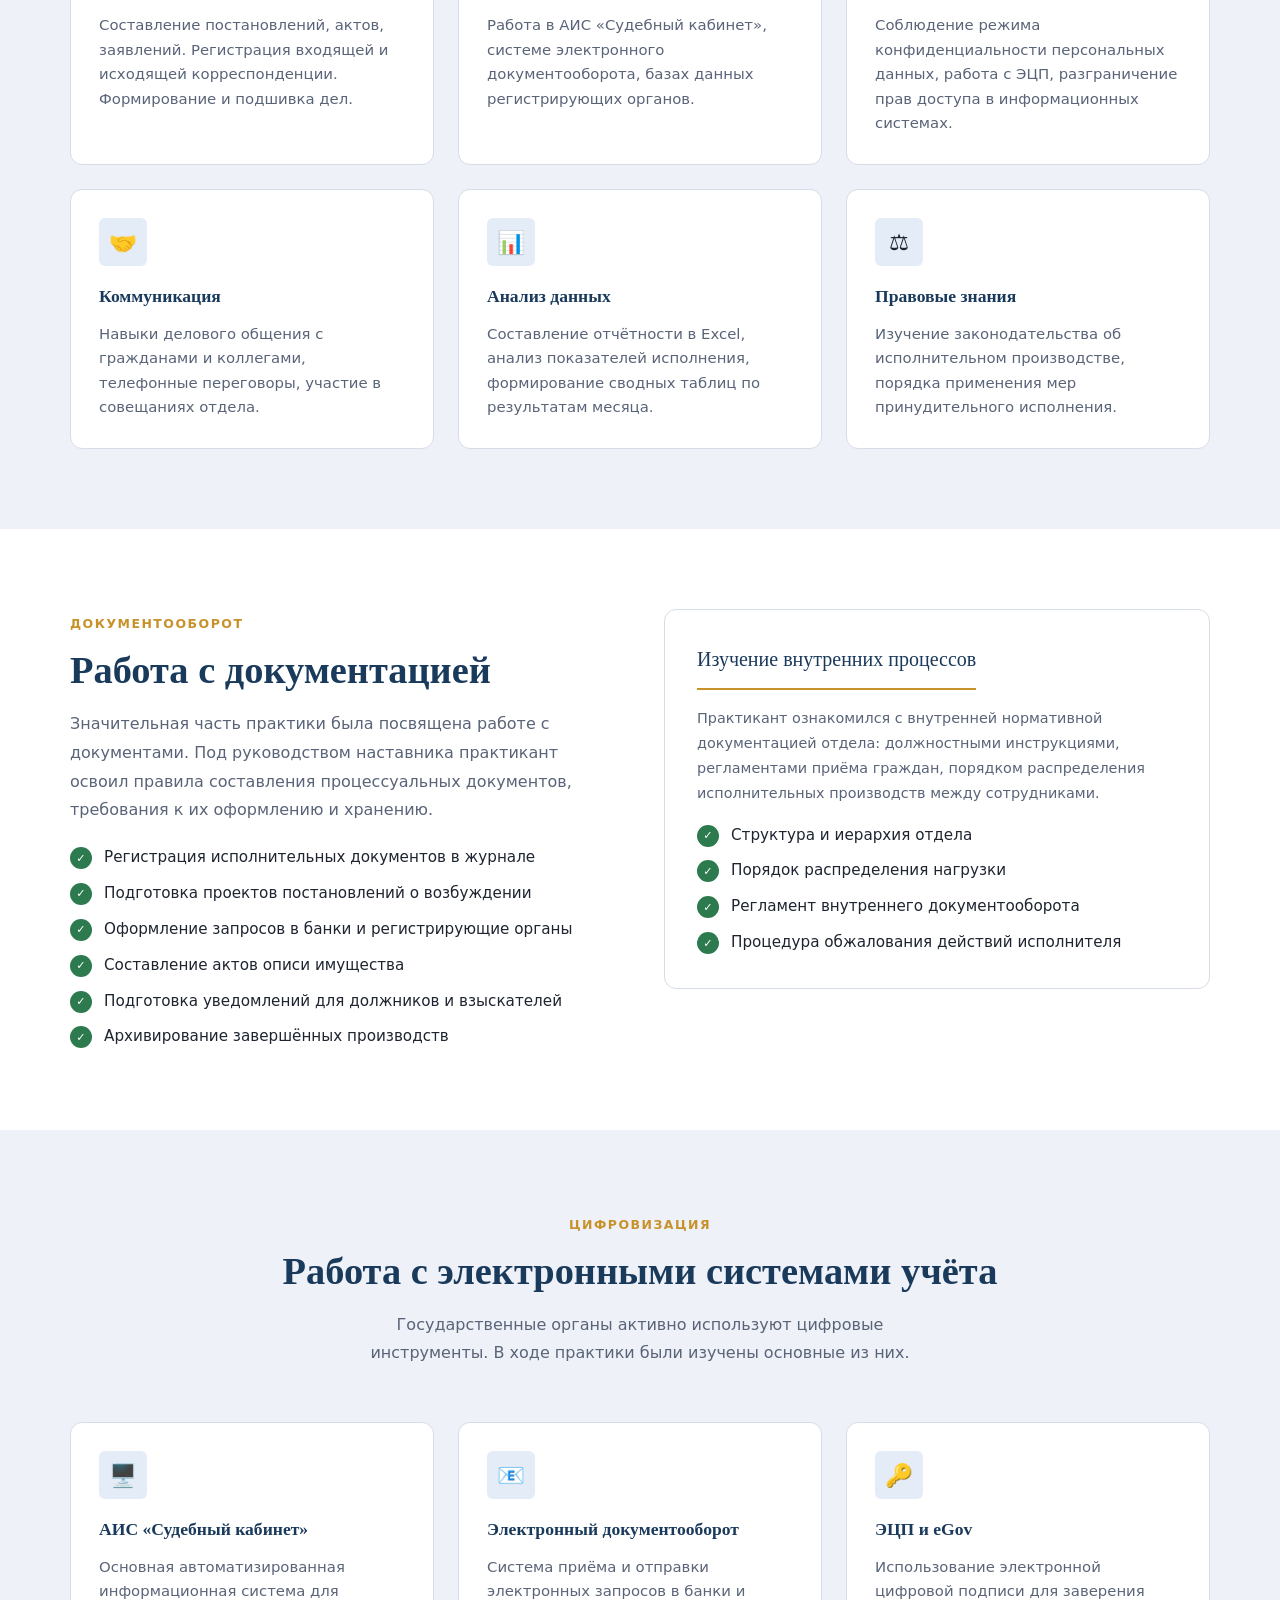
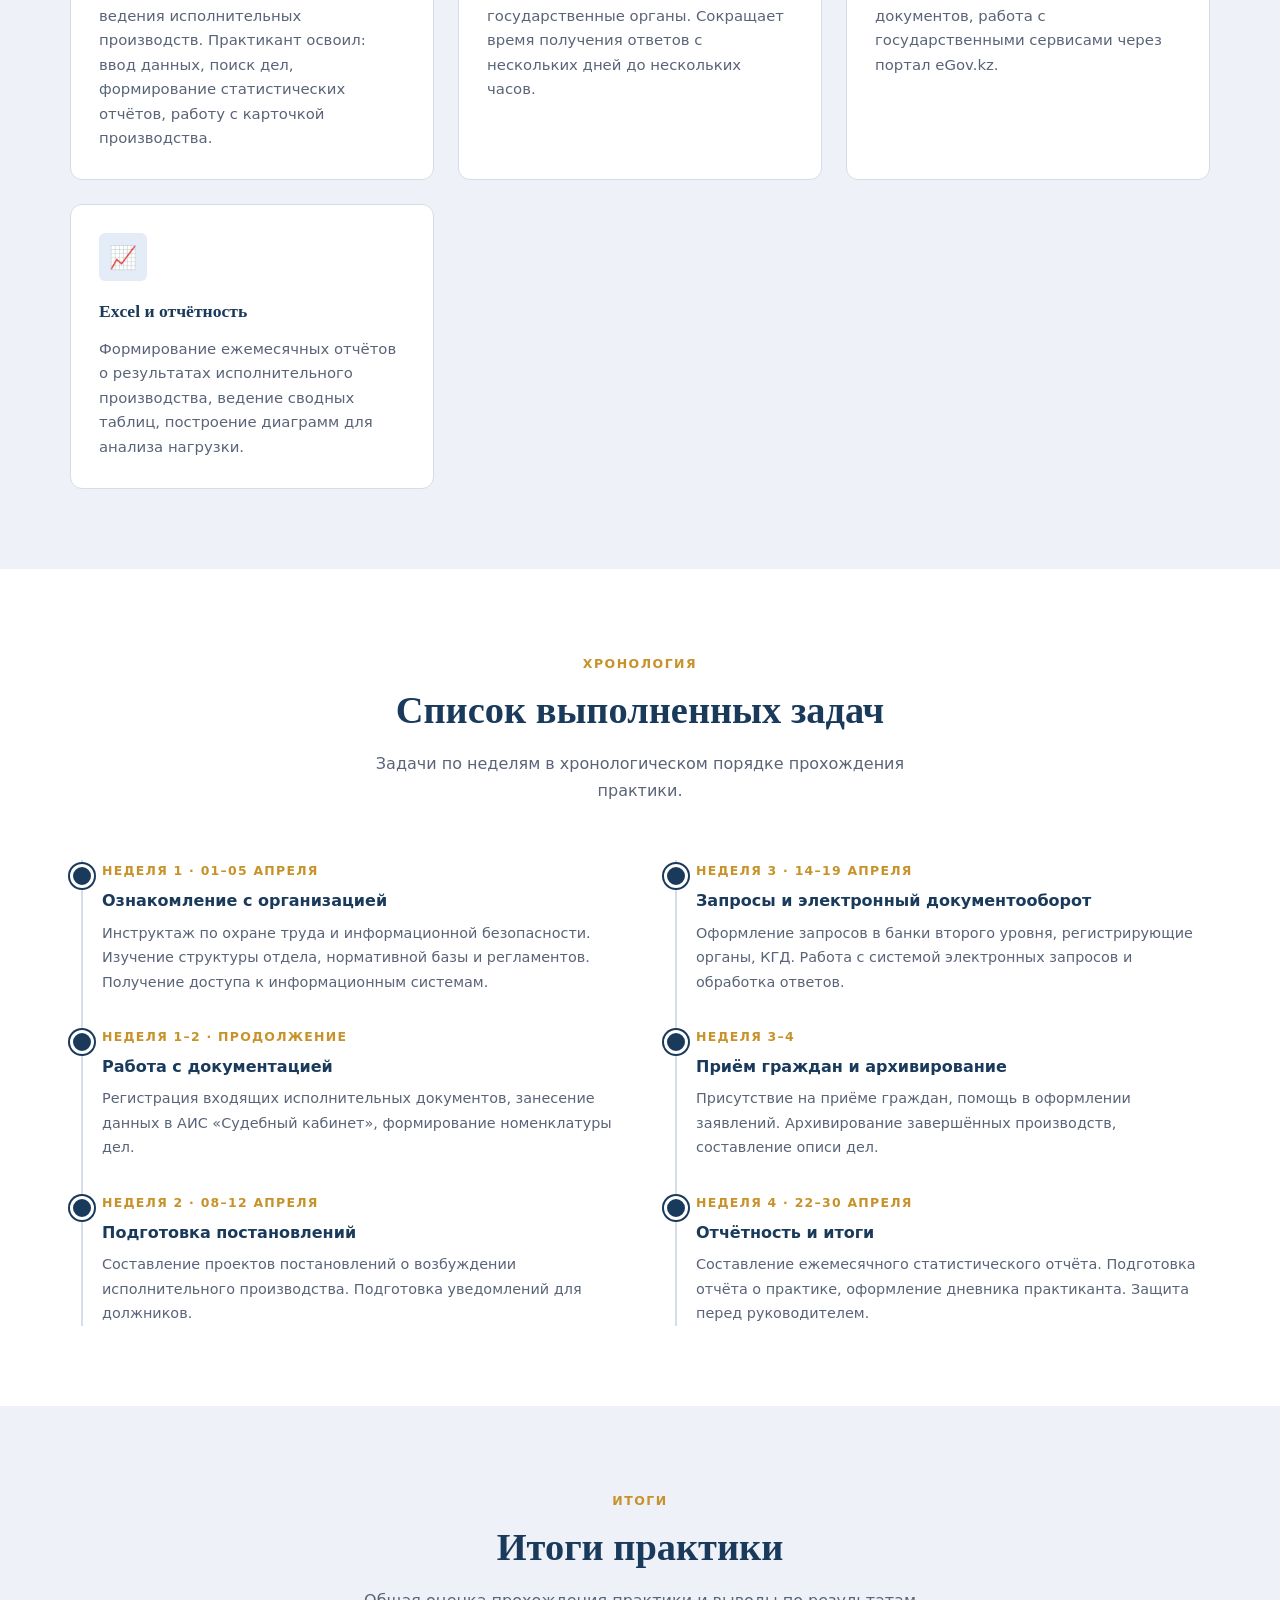
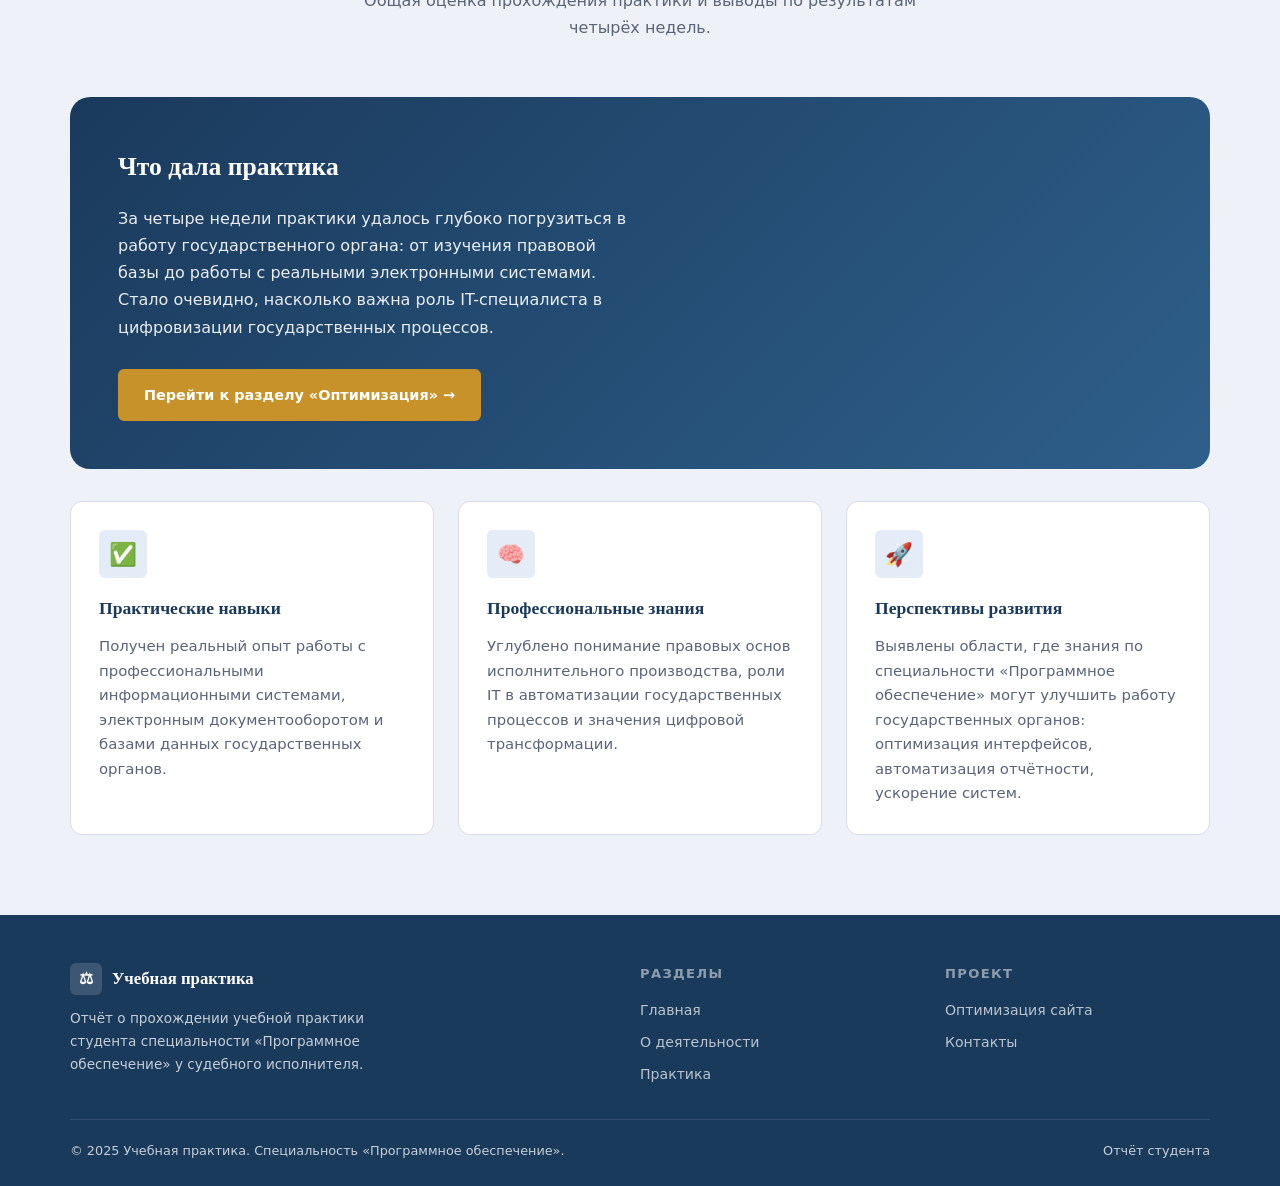
<file: practice.html>
<!DOCTYPE html>
<html lang="ru">
<head>
  <meta charset="UTF-8">
  <meta name="viewport" content="width=device-width, initial-scale=1.0">
  <meta name="description" content="Отчёт о прохождении учебной практики — место, задачи, навыки, итоги.">
  <title>Практика | Учебная практика</title>
  <link rel="stylesheet" href="style.css">
</head>
<body>

<!-- NAV -->
<nav class="nav" role="navigation" aria-label="Основная навигация">
  <div class="nav__inner">
    <a href="index.html" class="nav__logo">
      <span class="nav__logo-icon" aria-hidden="true">⚖</span>
      Учебная практика
    </a>
    <ul class="nav__links" role="list">
      <li><a href="index.html"        class="nav__link">Главная</a></li>
      <li><a href="about.html"        class="nav__link">О деятельности</a></li>
      <li><a href="practice.html"     class="nav__link">Практика</a></li>
      <li><a href="optimization.html" class="nav__link">Оптимизация</a></li>
      <li><a href="contacts.html"     class="nav__link">Контакты</a></li>
    </ul>
    <button class="nav__burger" aria-label="Открыть меню" aria-expanded="false">
      <span></span><span></span><span></span>
    </button>
  </div>
</nav>

<!-- PAGE HERO -->
<header class="page-hero">
  <div class="page-hero__inner">
    <nav class="breadcrumb" aria-label="Хлебные крошки">
      <a href="index.html">Главная</a>
      <span aria-hidden="true">›</span>
      <span aria-current="page">Практика</span>
    </nav>
    <p class="page-hero__eyebrow">📝 Отчёт</p>
    <h1 class="page-hero__title">Прохождение<br>учебной практики</h1>
    <p class="page-hero__desc">
      Место прохождения, полученные навыки, выполненные задачи и итоги четырёх недель работы.
    </p>
  </div>
</header>

<!-- PLACE & STATS -->
<section class="section section--white" aria-labelledby="place-heading">
  <div class="section__inner">
    <div class="two-col">
      <div class="reveal">
        <p class="section__eyebrow">Место прохождения</p>
        <h2 class="section__title" id="place-heading">Организация и условия</h2>
        <div class="info-block" style="margin-bottom:20px;">
          <p class="info-block__title">Реквизиты практики</p>
          <ul class="check-list">
            <li>Организация: Отдел судебных исполнителей № 3 г. Шымкент</li>
            <li>Адрес: г. Шымкент, проспект Кунаева, 83/2</li>
            <li>Руководитель практики: Частный судебный исполнитель Құдайберген Ә.А.</li>
            <li>Период: 04.05.2025 — 12.06.2025 (6 недель)</li>
            <li>Форма: очная, с полным рабочим днём</li>
            <li>Специальность: «Программное обеспечение», 3-й курс</li>
          </ul>
        </div>
        <div class="tags">
          <span class="tag">Государственная служба</span>
          <span class="tag">Документооборот</span>
          <span class="tag">IT-системы</span>
          <span class="tag">Шымкент</span>
        </div>
      </div>
      <div class="reveal reveal-delay-1">
        <div class="stats-row" style="margin-bottom:24px;">
          <div class="stat-item">
            <p class="stat-item__value">6</p>
            <p class="stat-item__label">Недели</p>
          </div>
          <div class="stat-item">
            <p class="stat-item__value">240</p>
            <p class="stat-item__label">Часов работы</p>
          </div>
          <div class="stat-item">
            <p class="stat-item__value">23</p>
            <p class="stat-item__label">Задачи</p>
          </div>
          <div class="stat-item">
            <p class="stat-item__value">5</p>
            <p class="stat-item__label">Систем изучено</p>
          </div>
        </div>
        <div class="info-block">
          <p class="info-block__title">Режим работы</p>
          <p style="font-size:0.9rem;color:var(--color-text-muted);line-height:1.75;">
            Рабочий день: пн–пт, 09:00–18:00. Практикант работал совместно
            с закреплённым наставником, участвуя во всех рабочих процессах
            отдела в качестве помощника судебного исполнителя.
          </p>
        </div>
      </div>
    </div>
  </div>
</section>

<!-- SKILLS -->
<section class="section section--alt" aria-labelledby="skills-heading">
  <div class="section__inner">
    <div class="section__header">
      <p class="section__eyebrow">Компетенции</p>
      <h2 class="section__title" id="skills-heading">Полученные навыки</h2>
      <p class="section__desc">За период практики были получены как профессиональные, так и общие компетенции.</p>
    </div>
    <div class="cards-grid">
      <article class="card reveal">
        <p class="card__icon" aria-hidden="true">📋</p>
        <h3 class="card__title">Работа с документами</h3>
        <p class="card__text">Составление постановлений, актов, заявлений. Регистрация входящей и исходящей корреспонденции. Формирование и подшивка дел.</p>
      </article>
      <article class="card reveal reveal-delay-1">
        <p class="card__icon" aria-hidden="true">💻</p>
        <h3 class="card__title">Электронные системы</h3>
        <p class="card__text">Работа в АИС «Судебный кабинет», системе электронного документооборота, базах данных регистрирующих органов.</p>
      </article>
      <article class="card reveal reveal-delay-2">
        <p class="card__icon" aria-hidden="true">🔐</p>
        <h3 class="card__title">Информационная безопасность</h3>
        <p class="card__text">Соблюдение режима конфиденциальности персональных данных, работа с ЭЦП, разграничение прав доступа в информационных системах.</p>
      </article>
      <article class="card reveal reveal-delay-3">
        <p class="card__icon" aria-hidden="true">🤝</p>
        <h3 class="card__title">Коммуникация</h3>
        <p class="card__text">Навыки делового общения с гражданами и коллегами, телефонные переговоры, участие в совещаниях отдела.</p>
      </article>
      <article class="card reveal reveal-delay-3">
        <p class="card__icon" aria-hidden="true">📊</p>
        <h3 class="card__title">Анализ данных</h3>
        <p class="card__text">Составление отчётности в Excel, анализ показателей исполнения, формирование сводных таблиц по результатам месяца.</p>
      </article>
      <article class="card reveal reveal-delay-4">
        <p class="card__icon" aria-hidden="true">⚖️</p>
        <h3 class="card__title">Правовые знания</h3>
        <p class="card__text">Изучение законодательства об исполнительном производстве, порядка применения мер принудительного исполнения.</p>
      </article>
    </div>
  </div>
</section>

<!-- DOCUMENTATION -->
<section class="section section--white" aria-labelledby="docs-heading">
  <div class="section__inner">
    <div class="two-col">
      <div class="reveal">
        <p class="section__eyebrow">Документооборот</p>
        <h2 class="section__title" id="docs-heading">Работа с документацией</h2>
        <p style="color:var(--color-text-muted);line-height:1.8;margin-bottom:20px;">
          Значительная часть практики была посвящена работе с документами.
          Под руководством наставника практикант освоил правила составления
          процессуальных документов, требования к их оформлению и хранению.
        </p>
        <ul class="check-list">
          <li>Регистрация исполнительных документов в журнале</li>
          <li>Подготовка проектов постановлений о возбуждении</li>
          <li>Оформление запросов в банки и регистрирующие органы</li>
          <li>Составление актов описи имущества</li>
          <li>Подготовка уведомлений для должников и взыскателей</li>
          <li>Архивирование завершённых производств</li>
        </ul>
      </div>
      <div class="reveal reveal-delay-1">
        <div class="info-block">
          <p class="info-block__title">Изучение внутренних процессов</p>
          <p style="font-size:0.9rem;color:var(--color-text-muted);line-height:1.75;margin-bottom:16px;">
            Практикант ознакомился с внутренней нормативной документацией отдела:
            должностными инструкциями, регламентами приёма граждан, порядком
            распределения исполнительных производств между сотрудниками.
          </p>
          <ul class="check-list">
            <li>Структура и иерархия отдела</li>
            <li>Порядок распределения нагрузки</li>
            <li>Регламент внутреннего документооборота</li>
            <li>Процедура обжалования действий исполнителя</li>
          </ul>
        </div>
      </div>
    </div>
  </div>
</section>

<!-- ELECTRONIC SYSTEMS -->
<section class="section section--alt" aria-labelledby="systems-heading">
  <div class="section__inner">
    <div class="section__header">
      <p class="section__eyebrow">Цифровизация</p>
      <h2 class="section__title" id="systems-heading">Работа с электронными системами учёта</h2>
      <p class="section__desc">Государственные органы активно используют цифровые инструменты. В ходе практики были изучены основные из них.</p>
    </div>
    <div class="cards-grid cards-grid--2">
      <article class="card reveal">
        <p class="card__icon" aria-hidden="true">🖥️</p>
        <h3 class="card__title">АИС «Судебный кабинет»</h3>
        <p class="card__text">Основная автоматизированная информационная система для ведения исполнительных производств. Практикант освоил: ввод данных, поиск дел, формирование статистических отчётов, работу с карточкой производства.</p>
      </article>
      <article class="card reveal ">
        <p class="card__icon" aria-hidden="true">📧</p>
        <h3 class="card__title">Электронный документооборот</h3>
        <p class="card__text">Система приёма и отправки электронных запросов в банки и государственные органы. Сокращает время получения ответов с нескольких дней до нескольких часов.</p>
      </article>
      <article class="card reveal">
        <p class="card__icon" aria-hidden="true">🔑</p>
        <h3 class="card__title">ЭЦП и eGov</h3>
        <p class="card__text">Использование электронной цифровой подписи для заверения документов, работа с государственными сервисами через портал eGov.kz.</p>
      </article>
      <article class="card reveal ">
        <p class="card__icon" aria-hidden="true">📈</p>
        <h3 class="card__title">Excel и отчётность</h3>
        <p class="card__text">Формирование ежемесячных отчётов о результатах исполнительного производства, ведение сводных таблиц, построение диаграмм для анализа нагрузки.</p>
      </article>
    </div>
  </div>
</section>

<!-- TASKS TIMELINE -->
<section class="section section--white" aria-labelledby="tasks-heading">
  <div class="section__inner">
    <div class="section__header">
      <p class="section__eyebrow">Хронология</p>
      <h2 class="section__title" id="tasks-heading">Список выполненных задач</h2>
      <p class="section__desc">Задачи по неделям в хронологическом порядке прохождения практики.</p>
    </div>
    <div class="two-col">
      <div class="reveal">
        <div class="timeline">
          <div class="timeline__item">
            <div class="timeline__dot"></div>
            <p class="timeline__week">Неделя 1 · 01–05 апреля</p>
            <p class="timeline__title">Ознакомление с организацией</p>
            <p class="timeline__text">Инструктаж по охране труда и информационной безопасности. Изучение структуры отдела, нормативной базы и регламентов. Получение доступа к информационным системам.</p>
          </div>
          <div class="timeline__item">
            <div class="timeline__dot"></div>
            <p class="timeline__week">Неделя 1–2 · продолжение</p>
            <p class="timeline__title">Работа с документацией</p>
            <p class="timeline__text">Регистрация входящих исполнительных документов, занесение данных в АИС «Судебный кабинет», формирование номенклатуры дел.</p>
          </div>
          <div class="timeline__item">
            <div class="timeline__dot"></div>
            <p class="timeline__week">Неделя 2 · 08–12 апреля</p>
            <p class="timeline__title">Подготовка постановлений</p>
            <p class="timeline__text">Составление проектов постановлений о возбуждении исполнительного производства. Подготовка уведомлений для должников.</p>
          </div>
        </div>
      </div>
      <div class="reveal reveal-delay-1">
        <div class="timeline">
          <div class="timeline__item">
            <div class="timeline__dot"></div>
            <p class="timeline__week">Неделя 3 · 14–19 апреля</p>
            <p class="timeline__title">Запросы и электронный документооборот</p>
            <p class="timeline__text">Оформление запросов в банки второго уровня, регистрирующие органы, КГД. Работа с системой электронных запросов и обработка ответов.</p>
          </div>
          <div class="timeline__item">
            <div class="timeline__dot"></div>
            <p class="timeline__week">Неделя 3–4</p>
            <p class="timeline__title">Приём граждан и архивирование</p>
            <p class="timeline__text">Присутствие на приёме граждан, помощь в оформлении заявлений. Архивирование завершённых производств, составление описи дел.</p>
          </div>
          <div class="timeline__item">
            <div class="timeline__dot"></div>
            <p class="timeline__week">Неделя 4 · 22–30 апреля</p>
            <p class="timeline__title">Отчётность и итоги</p>
            <p class="timeline__text">Составление ежемесячного статистического отчёта. Подготовка отчёта о практике, оформление дневника практиканта. Защита перед руководителем.</p>
          </div>
        </div>
      </div>
    </div>
  </div>
</section>

<!-- RESULTS -->
<section class="section section--alt" aria-labelledby="results-heading">
  <div class="section__inner">
    <div class="section__header">
      <p class="section__eyebrow">Итоги</p>
      <h2 class="section__title" id="results-heading">Итоги практики</h2>
      <p class="section__desc">Общая оценка прохождения практики и выводы по результатам четырёх недель.</p>
    </div>
    <div class="highlight reveal">
      <h3 class="highlight__title">Что дала практика</h3>
      <p class="highlight__text">
        За четыре недели практики удалось глубоко погрузиться в работу
        государственного органа: от изучения правовой базы до работы с
        реальными электронными системами. Стало очевидно, насколько важна
        роль IT-специалиста в цифровизации государственных процессов.
      </p>
      <a href="optimization.html" class="btn btn--primary">Перейти к разделу «Оптимизация» →</a>
    </div>
    <div class="cards-grid" style="margin-top:32px;">
      <article class="card reveal">
        <p class="card__icon" aria-hidden="true">✅</p>
        <h3 class="card__title">Практические навыки</h3>
        <p class="card__text">Получен реальный опыт работы с профессиональными информационными системами, электронным документооборотом и базами данных государственных органов.</p>
      </article>
      <article class="card reveal reveal-delay-1">
        <p class="card__icon" aria-hidden="true">🧠</p>
        <h3 class="card__title">Профессиональные знания</h3>
        <p class="card__text">Углублено понимание правовых основ исполнительного производства, роли IT в автоматизации государственных процессов и значения цифровой трансформации.</p>
      </article>
      <article class="card reveal reveal-delay-2">
        <p class="card__icon" aria-hidden="true">🚀</p>
        <h3 class="card__title">Перспективы развития</h3>
        <p class="card__text">Выявлены области, где знания по специальности «Программное обеспечение» могут улучшить работу государственных органов: оптимизация интерфейсов, автоматизация отчётности, ускорение систем.</p>
      </article>
    </div>
  </div>
</section>

<!-- FOOTER -->
<footer class="footer">
  <div class="footer__inner">
    <div>
      <div class="footer__brand">
        <span class="footer__brand-icon" aria-hidden="true">⚖</span>
        Учебная практика
      </div>
      <p class="footer__desc">
        Отчёт о прохождении учебной практики студента специальности «Программное обеспечение» у судебного исполнителя.
      </p>
    </div>
    <div>
      <p class="footer__nav-title">Разделы</p>
      <nav class="footer__nav-links" aria-label="Нижняя навигация">
        <a href="index.html">Главная</a>
        <a href="about.html">О деятельности</a>
        <a href="practice.html">Практика</a>
      </nav>
    </div>
    <div>
      <p class="footer__nav-title">Проект</p>
      <nav class="footer__nav-links">
        <a href="optimization.html">Оптимизация сайта</a>
        <a href="contacts.html">Контакты</a>
      </nav>
    </div>
  </div>
  <div class="footer__bottom">
    <span>© 2025 Учебная практика. Специальность «Программное обеспечение».</span>
    <span>Отчёт студента</span>
  </div>
</footer>

<script src="main.js" defer></script>
</body>
</html>
</file>
<file: style.css>
/* ===================================
   CSS VARIABLES & RESET
   =================================== */
:root {
  --color-primary: #1a3a5c;
  --color-primary-light: #2e5f8a;
  --color-accent: #c8922a;
  --color-accent-light: #e8aa44;
  --color-bg: #f7f8fc;
  --color-bg-white: #ffffff;
  --color-bg-section: #eef1f8;
  --color-text: #1e2530;
  --color-text-muted: #5a6478;
  --color-border: #d6dce8;
  --color-success: #2d7a4f;
  --color-tag-bg: #e3ecf7;
  --color-tag-text: #1a3a5c;

  --font-display: 'Georgia', 'Times New Roman', serif;
  --font-body: system-ui, -apple-system, 'Segoe UI', sans-serif;
  --font-mono: 'Courier New', Courier, monospace;

  --radius-sm: 6px;
  --radius-md: 12px;
  --radius-lg: 20px;

  --shadow-sm: 0 1px 4px rgba(26,58,92,0.08);
  --shadow-md: 0 4px 16px rgba(26,58,92,0.12);
  --shadow-lg: 0 8px 32px rgba(26,58,92,0.16);

  --transition: 0.25s ease;
  --max-width: 1140px;
  --nav-height: 68px;
}

*, *::before, *::after { box-sizing: border-box; margin: 0; padding: 0; }

html { scroll-behavior: smooth; font-size: 16px; }

body {
  font-family: var(--font-body);
  background: var(--color-bg);
  color: var(--color-text);
  line-height: 1.7;
  min-height: 100vh;
}

img { max-width: 100%; height: auto; display: block; }
a { color: var(--color-primary-light); text-decoration: none; transition: color var(--transition); }
a:hover { color: var(--color-accent); }
ul { list-style: none; }

/* ===================================
   NAVIGATION
   =================================== */
.nav {
  position: fixed;
  top: 0; left: 0; right: 0;
  height: var(--nav-height);
  background: rgba(255,255,255,0.96);
  backdrop-filter: blur(12px);
  -webkit-backdrop-filter: blur(12px);
  border-bottom: 1px solid var(--color-border);
  z-index: 1000;
  box-shadow: var(--shadow-sm);
}

.nav__inner {
  max-width: var(--max-width);
  margin: 0 auto;
  padding: 0 24px;
  height: 100%;
  display: flex;
  align-items: center;
  justify-content: space-between;
}

.nav__logo {
  display: flex;
  align-items: center;
  gap: 10px;
  font-family: var(--font-display);
  font-size: 1.1rem;
  font-weight: 700;
  color: var(--color-primary);
  text-decoration: none;
}

.nav__logo-icon {
  width: 36px; height: 36px;
  background: var(--color-primary);
  border-radius: var(--radius-sm);
  display: flex; align-items: center; justify-content: center;
  color: #fff;
  font-size: 1.1rem;
  flex-shrink: 0;
}

.nav__links {
  display: flex;
  align-items: center;
  gap: 4px;
}

.nav__link {
  padding: 8px 14px;
  border-radius: var(--radius-sm);
  font-size: 0.9rem;
  font-weight: 500;
  color: var(--color-text-muted);
  transition: background var(--transition), color var(--transition);
}

.nav__link:hover,
.nav__link.active {
  background: var(--color-tag-bg);
  color: var(--color-primary);
}

.nav__burger {
  display: none;
  flex-direction: column;
  gap: 5px;
  cursor: pointer;
  padding: 8px;
  border: none;
  background: none;
}

.nav__burger span {
  display: block;
  width: 24px; height: 2px;
  background: var(--color-primary);
  border-radius: 2px;
  transition: var(--transition);
}

/* ===================================
   HERO
   =================================== */
.hero {
  padding-top: var(--nav-height);
  min-height: 100vh;
  display: flex;
  align-items: center;
  background: linear-gradient(135deg, var(--color-primary) 0%, var(--color-primary-light) 60%, #3a7abf 100%);
  position: relative;
  overflow: hidden;
}

.hero::before {
  content: '';
  position: absolute;
  inset: 0;
  background-image:
    radial-gradient(circle at 20% 80%, rgba(200,146,42,0.15) 0%, transparent 50%),
    radial-gradient(circle at 80% 20%, rgba(255,255,255,0.05) 0%, transparent 50%);
}

.hero__inner {
  max-width: var(--max-width);
  margin: 0 auto;
  padding: 80px 24px;
  display: grid;
  grid-template-columns: 1fr 1fr;
  gap: 60px;
  align-items: center;
  position: relative;
  z-index: 1;
}

.hero__eyebrow {
  display: inline-flex;
  align-items: center;
  gap: 8px;
  background: rgba(200,146,42,0.2);
  border: 1px solid rgba(200,146,42,0.4);
  color: var(--color-accent-light);
  font-size: 0.8rem;
  font-weight: 600;
  letter-spacing: 0.08em;
  text-transform: uppercase;
  padding: 6px 14px;
  border-radius: 100px;
  margin-bottom: 20px;
}

.hero__title {
  font-family: var(--font-display);
  font-size: clamp(2rem, 4vw, 3.2rem);
  line-height: 1.2;
  color: #fff;
  margin-bottom: 20px;
}

.hero__title em {
  font-style: normal;
  color: var(--color-accent-light);
}

.hero__subtitle {
  font-size: 1.05rem;
  color: rgba(255,255,255,0.8);
  margin-bottom: 36px;
  max-width: 480px;
}

.hero__buttons {
  display: flex;
  gap: 12px;
  flex-wrap: wrap;
}

.hero__visual {
  display: flex;
  justify-content: center;
}

.hero__card-stack {
  position: relative;
  width: 320px;
  height: 320px;
}

.hero__card {
  position: absolute;
  background: rgba(255,255,255,0.1);
  border: 1px solid rgba(255,255,255,0.2);
  backdrop-filter: blur(8px);
  border-radius: var(--radius-lg);
  padding: 24px;
  color: #fff;
}

.hero__card--main {
  width: 260px;
  top: 20px; left: 30px;
  background: rgba(255,255,255,0.15);
}

.hero__card--tag {
  width: 220px;
  bottom: 40px; right: 0;
  background: rgba(200,146,42,0.25);
  border-color: rgba(200,146,42,0.4);
  font-size: 0.85rem;
  text-align: center;
}

.hero__card-label {
  font-size: 0.75rem;
  text-transform: uppercase;
  letter-spacing: 0.1em;
  opacity: 0.7;
  margin-bottom: 8px;
}

.hero__card-value {
  font-family: var(--font-display);
  font-size: 1.4rem;
  font-weight: 700;
  line-height: 1.3;
}

/* ===================================
   BUTTONS
   =================================== */
.btn {
  display: inline-flex;
  align-items: center;
  gap: 8px;
  padding: 12px 24px;
  border-radius: var(--radius-sm);
  font-size: 0.9rem;
  font-weight: 600;
  cursor: pointer;
  border: 2px solid transparent;
  transition: all var(--transition);
  text-decoration: none;
  white-space: nowrap;
}

.btn--primary {
  background: var(--color-accent);
  color: #fff;
  border-color: var(--color-accent);
}

.btn--primary:hover {
  background: var(--color-accent-light);
  border-color: var(--color-accent-light);
  color: #fff;
  transform: translateY(-2px);
  box-shadow: 0 6px 20px rgba(200,146,42,0.35);
}

.btn--outline {
  background: transparent;
  color: #fff;
  border-color: rgba(255,255,255,0.5);
}

.btn--outline:hover {
  background: rgba(255,255,255,0.12);
  border-color: #fff;
  color: #fff;
}

.btn--secondary {
  background: var(--color-tag-bg);
  color: var(--color-primary);
  border-color: var(--color-border);
}

.btn--secondary:hover {
  background: var(--color-primary);
  color: #fff;
  border-color: var(--color-primary);
}

/* ===================================
   SECTIONS
   =================================== */
.section {
  padding: 80px 24px;
}

.section--alt {
  background: var(--color-bg-section);
}

.section--white {
  background: var(--color-bg-white);
}

.section__inner {
  max-width: var(--max-width);
  margin: 0 auto;
}

.section__header {
  text-align: center;
  margin-bottom: 56px;
}

.section__eyebrow {
  display: inline-block;
  font-size: 0.78rem;
  font-weight: 700;
  text-transform: uppercase;
  letter-spacing: 0.12em;
  color: var(--color-accent);
  margin-bottom: 12px;
}

.section__title {
  font-family: var(--font-display);
  font-size: clamp(1.6rem, 3vw, 2.4rem);
  color: var(--color-primary);
  line-height: 1.25;
  margin-bottom: 16px;
}

.section__desc {
  font-size: 1rem;
  color: var(--color-text-muted);
  max-width: 580px;
  margin: 0 auto;
}

/* ===================================
   CARDS
   =================================== */
.cards-grid {
  display: grid;
  grid-template-columns: repeat(auto-fit, minmax(280px, 1fr));
  gap: 24px;
}

.cards-grid--2 {
  grid-template-columns: repeat(auto-fit, minmax(360px, 1fr));
}

.card {
  background: var(--color-bg-white);
  border: 1px solid var(--color-border);
  border-radius: var(--radius-md);
  padding: 28px;
  transition: box-shadow var(--transition), transform var(--transition);
}

.card:hover {
  box-shadow: var(--shadow-md);
  transform: translateY(-3px);
}

.card__icon {
  width: 48px; height: 48px;
  background: var(--color-tag-bg);
  border-radius: var(--radius-sm);
  display: flex; align-items: center; justify-content: center;
  font-size: 1.4rem;
  margin-bottom: 16px;
}

.card__title {
  font-family: var(--font-display);
  font-size: 1.1rem;
  font-weight: 700;
  color: var(--color-primary);
  margin-bottom: 10px;
}

.card__text {
  font-size: 0.93rem;
  color: var(--color-text-muted);
  line-height: 1.65;
}

/* ===================================
   NAV CARDS (home page)
   =================================== */
.nav-cards {
  display: grid;
  grid-template-columns: repeat(auto-fit, minmax(200px, 1fr));
  gap: 20px;
}

.nav-card {
  background: var(--color-bg-white);
  border: 2px solid var(--color-border);
  border-radius: var(--radius-md);
  padding: 28px 20px;
  text-align: center;
  text-decoration: none;
  color: var(--color-text);
  transition: all var(--transition);
  display: block;
}

.nav-card:hover {
  border-color: var(--color-primary);
  box-shadow: var(--shadow-md);
  transform: translateY(-4px);
  color: var(--color-text);
}

.nav-card__icon {
  font-size: 2rem;
  margin-bottom: 12px;
}

.nav-card__title {
  font-weight: 700;
  font-size: 0.95rem;
  color: var(--color-primary);
  margin-bottom: 6px;
}

.nav-card__desc {
  font-size: 0.82rem;
  color: var(--color-text-muted);
}

/* ===================================
   LIST ITEMS
   =================================== */
.check-list {
  display: flex;
  flex-direction: column;
  gap: 10px;
}

.check-list li {
  display: flex;
  gap: 12px;
  align-items: flex-start;
  font-size: 0.95rem;
  color: var(--color-text);
}

.check-list li::before {
  content: '✓';
  display: inline-flex;
  align-items: center;
  justify-content: center;
  width: 22px; height: 22px;
  background: var(--color-success);
  color: #fff;
  font-size: 0.7rem;
  font-weight: 700;
  border-radius: 50%;
  flex-shrink: 0;
  margin-top: 2px;
}

/* ===================================
   TWO-COLUMN LAYOUT
   =================================== */
.two-col {
  display: grid;
  grid-template-columns: 1fr 1fr;
  gap: 48px;
  align-items: start;
}

.two-col--reverse {
  direction: rtl;
}

.two-col--reverse > * {
  direction: ltr;
}

/* ===================================
   INFO BLOCK
   =================================== */
.info-block {
  background: var(--color-bg-white);
  border: 1px solid var(--color-border);
  border-radius: var(--radius-md);
  padding: 32px;
}

.info-block__title {
  font-family: var(--font-display);
  font-size: 1.25rem;
  color: var(--color-primary);
  margin-bottom: 16px;
  padding-bottom: 12px;
  border-bottom: 2px solid var(--color-accent);
  display: inline-block;
}

/* ===================================
   TAGS
   =================================== */
.tags {
  display: flex;
  flex-wrap: wrap;
  gap: 8px;
}

.tag {
  background: var(--color-tag-bg);
  color: var(--color-tag-text);
  border: 1px solid var(--color-border);
  padding: 5px 12px;
  border-radius: 100px;
  font-size: 0.8rem;
  font-weight: 500;
}

/* ===================================
   STATS ROW
   =================================== */
.stats-row {
  display: grid;
  grid-template-columns: repeat(auto-fit, minmax(160px, 1fr));
  gap: 20px;
}

.stat-item {
  text-align: center;
  padding: 24px 16px;
  background: var(--color-bg-white);
  border: 1px solid var(--color-border);
  border-radius: var(--radius-md);
}

.stat-item__value {
  font-family: var(--font-display);
  font-size: 2rem;
  font-weight: 700;
  color: var(--color-primary);
  line-height: 1;
  margin-bottom: 6px;
}

.stat-item__label {
  font-size: 0.82rem;
  color: var(--color-text-muted);
}

/* ===================================
   TABLE
   =================================== */
.table-wrap {
  overflow-x: auto;
  border-radius: var(--radius-md);
  border: 1px solid var(--color-border);
  box-shadow: var(--shadow-sm);
}

table {
  width: 100%;
  border-collapse: collapse;
  font-size: 0.9rem;
  background: var(--color-bg-white);
}

thead {
  background: var(--color-primary);
  color: #fff;
}

th {
  padding: 14px 20px;
  text-align: left;
  font-size: 0.82rem;
  font-weight: 600;
  text-transform: uppercase;
  letter-spacing: 0.06em;
}

td {
  padding: 14px 20px;
  border-bottom: 1px solid var(--color-border);
  color: var(--color-text);
  vertical-align: top;
}

tbody tr:last-child td { border-bottom: none; }

tbody tr:hover { background: var(--color-bg-section); }

.badge {
  display: inline-block;
  padding: 3px 10px;
  border-radius: 100px;
  font-size: 0.78rem;
  font-weight: 600;
}

.badge--high { background: #d4edda; color: #155724; }
.badge--med  { background: #fff3cd; color: #856404; }
.badge--low  { background: #f8d7da; color: #721c24; }

/* ===================================
   INFOGRAPHIC / METRIC CARDS
   =================================== */
.metric-cards {
  display: grid;
  grid-template-columns: repeat(auto-fit, minmax(200px, 1fr));
  gap: 20px;
}

.metric-card {
  background: var(--color-bg-white);
  border: 1px solid var(--color-border);
  border-radius: var(--radius-md);
  padding: 28px 20px;
  text-align: center;
  position: relative;
  overflow: hidden;
}

.metric-card::before {
  content: '';
  position: absolute;
  top: 0; left: 0; right: 0;
  height: 4px;
}

.metric-card--blue::before  { background: var(--color-primary); }
.metric-card--gold::before  { background: var(--color-accent); }
.metric-card--green::before { background: var(--color-success); }
.metric-card--red::before   { background: #c0392b; }

.metric-card__icon {
  font-size: 2rem;
  margin-bottom: 10px;
}

.metric-card__value {
  font-family: var(--font-display);
  font-size: 1.8rem;
  font-weight: 700;
  color: var(--color-primary);
  line-height: 1;
  margin-bottom: 6px;
}

.metric-card__label {
  font-size: 0.82rem;
  color: var(--color-text-muted);
}

/* ===================================
   HIGHLIGHT BLOCK
   =================================== */
.highlight {
  background: linear-gradient(135deg, var(--color-primary), var(--color-primary-light));
  border-radius: var(--radius-lg);
  padding: 48px;
  color: #fff;
}

.highlight__title {
  font-family: var(--font-display);
  font-size: 1.6rem;
  margin-bottom: 16px;
}

.highlight__text {
  font-size: 1rem;
  opacity: 0.9;
  margin-bottom: 28px;
  max-width: 520px;
}

/* ===================================
   RECOMMENDATION CARDS
   =================================== */
.rec-list {
  display: flex;
  flex-direction: column;
  gap: 16px;
}

.rec-item {
  display: flex;
  gap: 16px;
  padding: 20px 24px;
  background: var(--color-bg-white);
  border: 1px solid var(--color-border);
  border-radius: var(--radius-md);
  align-items: flex-start;
  transition: box-shadow var(--transition);
}

.rec-item:hover { box-shadow: var(--shadow-md); }

.rec-item__num {
  font-family: var(--font-display);
  font-size: 1.6rem;
  font-weight: 700;
  color: var(--color-accent);
  line-height: 1;
  flex-shrink: 0;
  min-width: 32px;
}

.rec-item__title {
  font-weight: 700;
  color: var(--color-primary);
  margin-bottom: 4px;
}

.rec-item__text {
  font-size: 0.9rem;
  color: var(--color-text-muted);
}

/* ===================================
   CONTACT PAGE
   =================================== */
.contact-grid {
  display: grid;
  grid-template-columns: 1fr 1.4fr;
  gap: 40px;
  align-items: start;
}

.contact-info {
  display: flex;
  flex-direction: column;
  gap: 16px;
}

.contact-item {
  display: flex;
  gap: 16px;
  padding: 20px;
  background: var(--color-bg-white);
  border: 1px solid var(--color-border);
  border-radius: var(--radius-md);
  align-items: flex-start;
}

.contact-item__icon {
  font-size: 1.4rem;
  flex-shrink: 0;
}

.contact-item__label {
  font-size: 0.78rem;
  text-transform: uppercase;
  letter-spacing: 0.08em;
  color: var(--color-text-muted);
  margin-bottom: 4px;
}

.contact-item__value {
  font-weight: 600;
  color: var(--color-primary);
}

.map-placeholder {
  height: 220px;
  background: linear-gradient(135deg, var(--color-tag-bg), var(--color-bg-section));
  border: 2px dashed var(--color-border);
  border-radius: var(--radius-md);
  display: flex;
  flex-direction: column;
  align-items: center;
  justify-content: center;
  gap: 8px;
  color: var(--color-text-muted);
  margin-top: 16px;
  font-size: 0.9rem;
}

.map-placeholder span:first-child { font-size: 2.5rem; }

/* ===================================
   FORM
   =================================== */
.form {
  display: flex;
  flex-direction: column;
  gap: 20px;
}

.form__group {
  display: flex;
  flex-direction: column;
  gap: 6px;
}

.form__label {
  font-size: 0.85rem;
  font-weight: 600;
  color: var(--color-primary);
}

.form__input,
.form__select,
.form__textarea {
  padding: 12px 16px;
  border: 1.5px solid var(--color-border);
  border-radius: var(--radius-sm);
  font-size: 0.95rem;
  font-family: var(--font-body);
  background: var(--color-bg-white);
  color: var(--color-text);
  transition: border-color var(--transition), box-shadow var(--transition);
}

.form__input:focus,
.form__select:focus,
.form__textarea:focus {
  outline: none;
  border-color: var(--color-primary);
  box-shadow: 0 0 0 3px rgba(26,58,92,0.12);
}

.form__textarea { resize: vertical; min-height: 120px; }

.form__row {
  display: grid;
  grid-template-columns: 1fr 1fr;
  gap: 16px;
}

.form__message {
  display: none;
  padding: 12px 16px;
  border-radius: var(--radius-sm);
  font-size: 0.9rem;
  font-weight: 600;
}

.form__message--success {
  background: #d4edda;
  color: #155724;
  border: 1px solid #c3e6cb;
}

/* ===================================
   PAGE HERO (inner pages)
   =================================== */
.page-hero {
  padding-top: var(--nav-height);
  background: linear-gradient(135deg, var(--color-primary) 0%, var(--color-primary-light) 100%);
  padding-bottom: 60px;
}

.page-hero__inner {
  max-width: var(--max-width);
  margin: 0 auto;
  padding: 56px 24px 0;
}

.page-hero__eyebrow {
  font-size: 0.78rem;
  font-weight: 700;
  text-transform: uppercase;
  letter-spacing: 0.12em;
  color: var(--color-accent-light);
  margin-bottom: 12px;
}

.page-hero__title {
  font-family: var(--font-display);
  font-size: clamp(1.8rem, 4vw, 3rem);
  color: #fff;
  line-height: 1.2;
  margin-bottom: 16px;
}

.page-hero__desc {
  font-size: 1rem;
  color: rgba(255,255,255,0.8);
  max-width: 560px;
}

/* ===================================
   BREADCRUMB
   =================================== */
.breadcrumb {
  display: flex;
  align-items: center;
  gap: 8px;
  font-size: 0.82rem;
  color: rgba(255,255,255,0.6);
  margin-bottom: 20px;
}

.breadcrumb a { color: rgba(255,255,255,0.7); }
.breadcrumb a:hover { color: #fff; }
.breadcrumb span { color: rgba(255,255,255,0.4); }

/* ===================================
   FOOTER
   =================================== */
.footer {
  background: var(--color-primary);
  color: rgba(255,255,255,0.75);
  padding: 48px 24px 24px;
}

.footer__inner {
  max-width: var(--max-width);
  margin: 0 auto;
  display: grid;
  grid-template-columns: 2fr 1fr 1fr;
  gap: 40px;
  padding-bottom: 32px;
  border-bottom: 1px solid rgba(255,255,255,0.1);
}

.footer__brand {
  display: flex;
  align-items: center;
  gap: 10px;
  color: #fff;
  font-family: var(--font-display);
  font-size: 1.05rem;
  font-weight: 700;
  margin-bottom: 12px;
}

.footer__brand-icon {
  width: 32px; height: 32px;
  background: rgba(255,255,255,0.15);
  border-radius: var(--radius-sm);
  display: flex; align-items: center; justify-content: center;
  font-size: 1rem;
}

.footer__desc {
  font-size: 0.85rem;
  line-height: 1.7;
  max-width: 300px;
}

.footer__nav-title {
  font-size: 0.82rem;
  font-weight: 700;
  text-transform: uppercase;
  letter-spacing: 0.1em;
  color: rgba(255,255,255,0.5);
  margin-bottom: 14px;
}

.footer__nav-links {
  display: flex;
  flex-direction: column;
  gap: 8px;
}

.footer__nav-links a {
  color: rgba(255,255,255,0.7);
  font-size: 0.88rem;
  transition: color var(--transition);
}

.footer__nav-links a:hover { color: var(--color-accent-light); }

.footer__bottom {
  max-width: var(--max-width);
  margin: 0 auto;
  padding-top: 20px;
  display: flex;
  justify-content: space-between;
  align-items: center;
  font-size: 0.8rem;
  gap: 12px;
  flex-wrap: wrap;
}

/* ===================================
   SCROLL ANIMATIONS
   =================================== */
.reveal {
  opacity: 0;
  transform: translateY(28px);
  transition: opacity 0.6s ease, transform 0.6s ease;
}

.reveal.visible {
  opacity: 1;
  transform: translateY(0);
}

.reveal-delay-1 { transition-delay: 0.1s; }
.reveal-delay-2 { transition-delay: 0.2s; }
.reveal-delay-3 { transition-delay: 0.3s; }
.reveal-delay-4 { transition-delay: 0.4s; }

/* ===================================
   PROGRESS BAR (optimization page)
   =================================== */
.progress-bars {
  display: flex;
  flex-direction: column;
  gap: 16px;
}

.progress-item__label {
  display: flex;
  justify-content: space-between;
  font-size: 0.88rem;
  font-weight: 600;
  color: var(--color-primary);
  margin-bottom: 6px;
}

.progress-track {
  height: 8px;
  background: var(--color-bg-section);
  border-radius: 100px;
  overflow: hidden;
}

.progress-fill {
  height: 100%;
  border-radius: 100px;
  background: linear-gradient(90deg, var(--color-primary), var(--color-accent));
  width: 0;
  transition: width 1.2s cubic-bezier(0.4, 0, 0.2, 1);
}

/* ===================================
   ACCORDION (optimization page)
   =================================== */
.accordion {
  display: flex;
  flex-direction: column;
  gap: 12px;
}

.accordion__item {
  border: 1px solid var(--color-border);
  border-radius: var(--radius-md);
  overflow: hidden;
  background: var(--color-bg-white);
}

.accordion__trigger {
  width: 100%;
  padding: 18px 24px;
  display: flex;
  justify-content: space-between;
  align-items: center;
  background: none;
  border: none;
  cursor: pointer;
  font-size: 0.95rem;
  font-weight: 700;
  color: var(--color-primary);
  text-align: left;
  transition: background var(--transition);
  gap: 12px;
}

.accordion__trigger:hover { background: var(--color-bg-section); }

.accordion__trigger.open { background: var(--color-tag-bg); }

.accordion__icon {
  font-size: 1.2rem;
  flex-shrink: 0;
  transition: transform var(--transition);
  color: var(--color-accent);
}

.accordion__trigger.open .accordion__icon { transform: rotate(45deg); }

.accordion__body {
  display: none;
  padding: 0 24px 20px;
  font-size: 0.93rem;
  color: var(--color-text-muted);
  line-height: 1.7;
}

.accordion__body.open { display: block; }

/* ===================================
   TIMELINE (practice page)
   =================================== */
.timeline {
  position: relative;
  padding-left: 32px;
}

.timeline::before {
  content: '';
  position: absolute;
  left: 11px;
  top: 0; bottom: 0;
  width: 2px;
  background: var(--color-border);
}

.timeline__item {
  position: relative;
  padding-bottom: 32px;
}

.timeline__item:last-child { padding-bottom: 0; }

.timeline__dot {
  position: absolute;
  left: -32px;
  top: 4px;
  width: 24px; height: 24px;
  background: var(--color-primary);
  border: 3px solid var(--color-bg-white);
  border-radius: 50%;
  box-shadow: 0 0 0 2px var(--color-primary);
}

.timeline__week {
  font-size: 0.78rem;
  font-weight: 700;
  text-transform: uppercase;
  letter-spacing: 0.1em;
  color: var(--color-accent);
  margin-bottom: 6px;
}

.timeline__title {
  font-weight: 700;
  color: var(--color-primary);
  margin-bottom: 6px;
}

.timeline__text {
  font-size: 0.9rem;
  color: var(--color-text-muted);
}

/* ===================================
   MOBILE / RESPONSIVE
   =================================== */
@media (max-width: 900px) {
  .hero__inner { grid-template-columns: 1fr; gap: 40px; }
  .hero__visual { display: none; }
  .two-col { grid-template-columns: 1fr; gap: 32px; }
  .footer__inner { grid-template-columns: 1fr 1fr; }
  .contact-grid { grid-template-columns: 1fr; }
}

@media (max-width: 700px) {
  .section { padding: 60px 16px; }
  .nav__links { display: none; position: fixed; top: var(--nav-height); left: 0; right: 0; background: #fff; border-bottom: 1px solid var(--color-border); flex-direction: column; padding: 16px; gap: 4px; box-shadow: var(--shadow-md); }
  .nav__links.open { display: flex; }
  .nav__burger { display: flex; }
  .footer__inner { grid-template-columns: 1fr; }
  .form__row { grid-template-columns: 1fr; }
  .highlight { padding: 32px 24px; }
  .cards-grid--2 { grid-template-columns: 1fr; }
  .hero__inner { padding: 60px 16px; }
}

@media (prefers-reduced-motion: reduce) {
  .reveal { opacity: 1; transform: none; transition: none; }
  .progress-fill { transition: none; }
}
</file>
